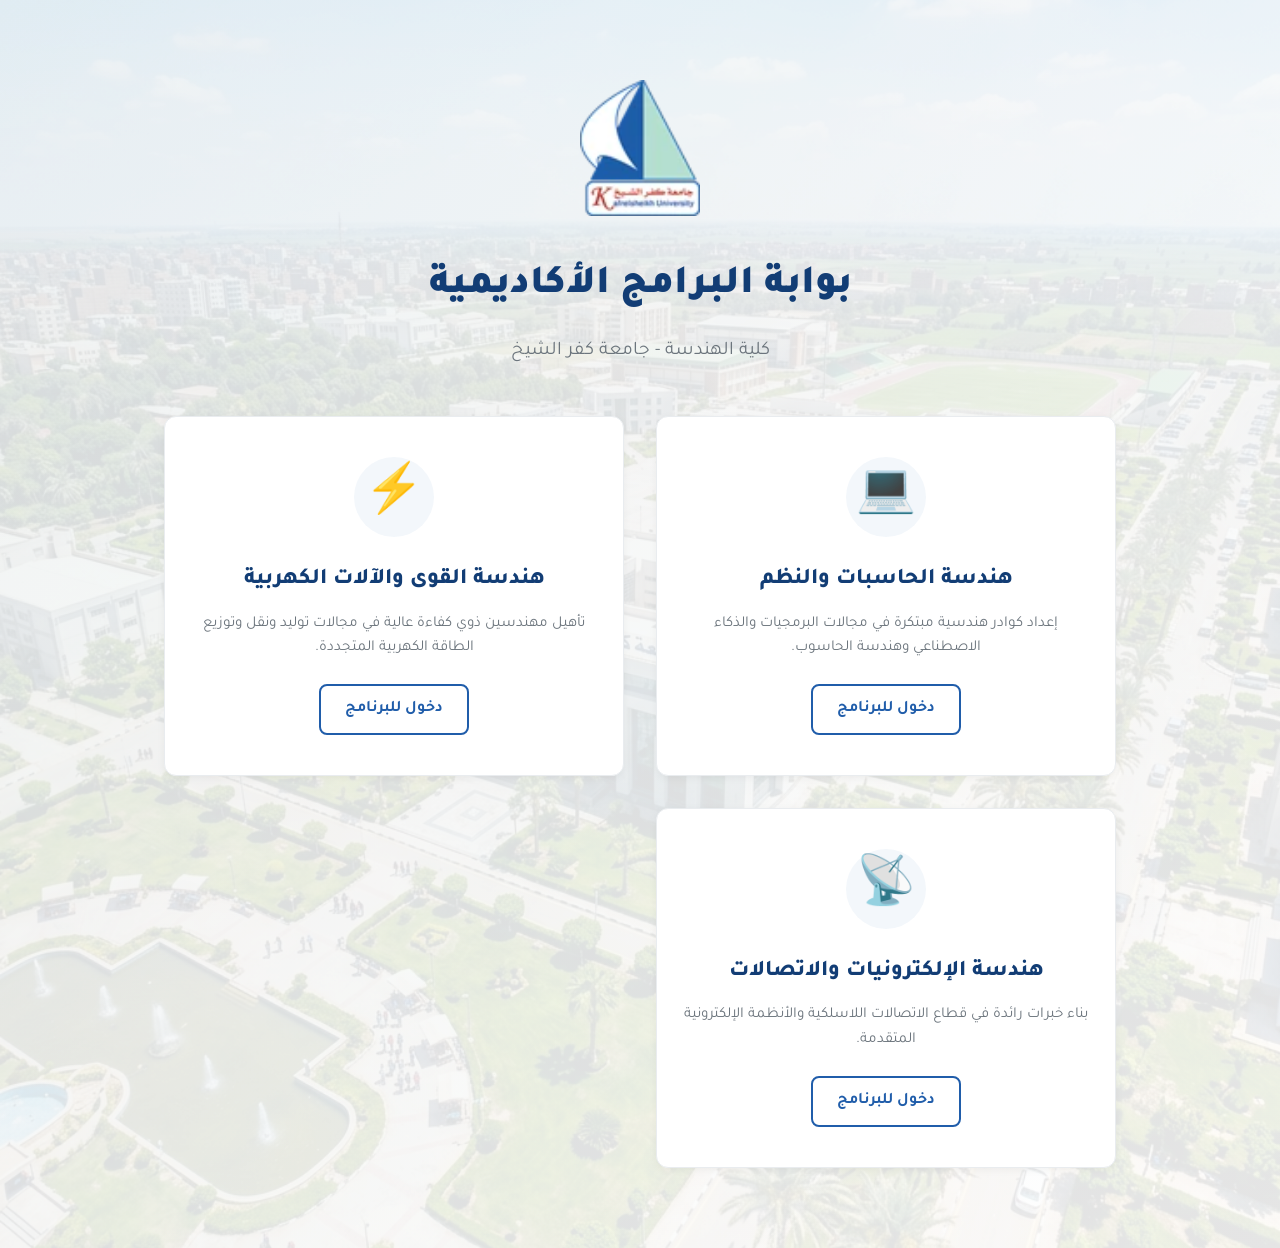
<file: index.html>
<!DOCTYPE html>
<html lang="ar" dir="rtl">
<head>
  <meta charset="UTF-8">
  <meta name="viewport" content="width=device-width, initial-scale=1.0">
  <title>بوابة البرامج الأكاديمية | كلية الهندسة جامعة كفر الشيخ</title>
  <meta name="description" content="البوابة الرسمية لبرامج كلية الهندسة بجامعة كفر الشيخ.">
  <link rel="stylesheet" href="style.css">
  <style>
    .portal-hero {
      min-height: 100vh;
      display: flex;
      align-items: center;
      justify-content: center;
      background: linear-gradient(135deg, #eef2f3 0%, #ffffff 100%);
      position: relative;
    }
    .portal-hero::before {
      content: "";
      position: absolute;
      top: 0; right: 0; width: 100%; height: 100%;
      background: url('assets/images/campus-hero.png') no-repeat center center/cover;
      opacity: 0.1;
      z-index: 0;
    }
    .portal-content {
      position: relative;
      z-index: 1;
      text-align: center;
      width: 100%;
    }
    .portal-logo {
      width: 120px;
      margin-bottom: 24px;
    }
    .portal-title {
      font-size: 2.5rem;
      font-weight: 900;
      color: var(--primary-dark);
      margin-bottom: 16px;
    }
    .portal-subtitle {
      font-size: 1.2rem;
      color: var(--text-muted);
      margin-bottom: 48px;
    }
    .portal-grid {
      display: grid;
      grid-template-columns: repeat(auto-fit, minmax(300px, 1fr));
      gap: 32px;
      max-width: 1000px;
      margin: 0 auto;
      padding: 0 24px;
    }
    .portal-card {
      background: var(--bg-card);
      border: 1px solid var(--border);
      border-radius: var(--radius);
      padding: 40px 24px;
      text-align: center;
      text-decoration: none;
      color: inherit;
      transition: var(--transition);
      box-shadow: var(--shadow-sm);
      display: flex;
      flex-direction: column;
      align-items: center;
    }
    .portal-card:hover {
      transform: translateY(-8px);
      box-shadow: var(--shadow-lg);
      border-color: var(--primary);
    }
    .portal-icon {
      font-size: 3rem;
      margin-bottom: 24px;
      width: 80px; height: 80px;
      background: rgba(32, 93, 170, 0.05);
      border-radius: 50%;
      display: flex; align-items: center; justify-content: center;
    }
    .portal-card h2 {
      font-size: 1.4rem;
      font-weight: 800;
      color: var(--primary-dark);
      margin-bottom: 12px;
    }
    .portal-card p {
      font-size: 0.95rem;
      color: var(--text-muted);
      line-height: 1.6;
    }
    .portal-card .btn-outline {
      margin-top: 24px;
      min-width: 140px;
      padding: 10px 24px;
      font-size: 1rem;
    }
  </style>
</head>
<body>

<section class="portal-hero">
  <div class="portal-content">
    <img src="assets/logo.png" alt="شعار جامعة كفر الشيخ" class="portal-logo animate-in">
    <h1 class="portal-title animate-in" style="animation-delay: 0.1s;">بوابة البرامج الأكاديمية</h1>
    <p class="portal-subtitle animate-in" style="animation-delay: 0.2s;">كلية الهندسة - جامعة كفر الشيخ</p>
    
    <div class="portal-grid">
      
      <!-- Computer Engineering -->
      <a href="computer.html" class="portal-card animate-in" style="animation-delay: 0.3s;">
        <div class="portal-icon">💻</div>
        <h2>هندسة الحاسبات والنظم</h2>
        <p>إعداد كوادر هندسية مبتكرة في مجالات البرمجيات والذكاء الاصطناعي وهندسة الحاسوب.</p>
        <span class="btn-outline">دخول للبرنامج</span>
      </a>

      <!-- Power Engineering -->
      <a href="power.html" class="portal-card animate-in" style="animation-delay: 0.4s;">
        <div class="portal-icon">⚡</div>
        <h2>هندسة القوى والآلات الكهربية</h2>
        <p>تأهيل مهندسين ذوي كفاءة عالية في مجالات توليد ونقل وتوزيع الطاقة الكهربية المتجددة.</p>
        <span class="btn-outline">دخول للبرنامج</span>
      </a>

      <!-- Communications Engineering -->
      <a href="communications.html" class="portal-card animate-in" style="animation-delay: 0.5s;">
        <div class="portal-icon">📡</div>
        <h2>هندسة الإلكترونيات والاتصالات</h2>
        <p>بناء خبرات رائدة في قطاع الاتصالات اللاسلكية والأنظمة الإلكترونية المتقدمة.</p>
        <span class="btn-outline">دخول للبرنامج</span>
      </a>

    </div>
  </div>
</section>

</body>
</html>
</file>
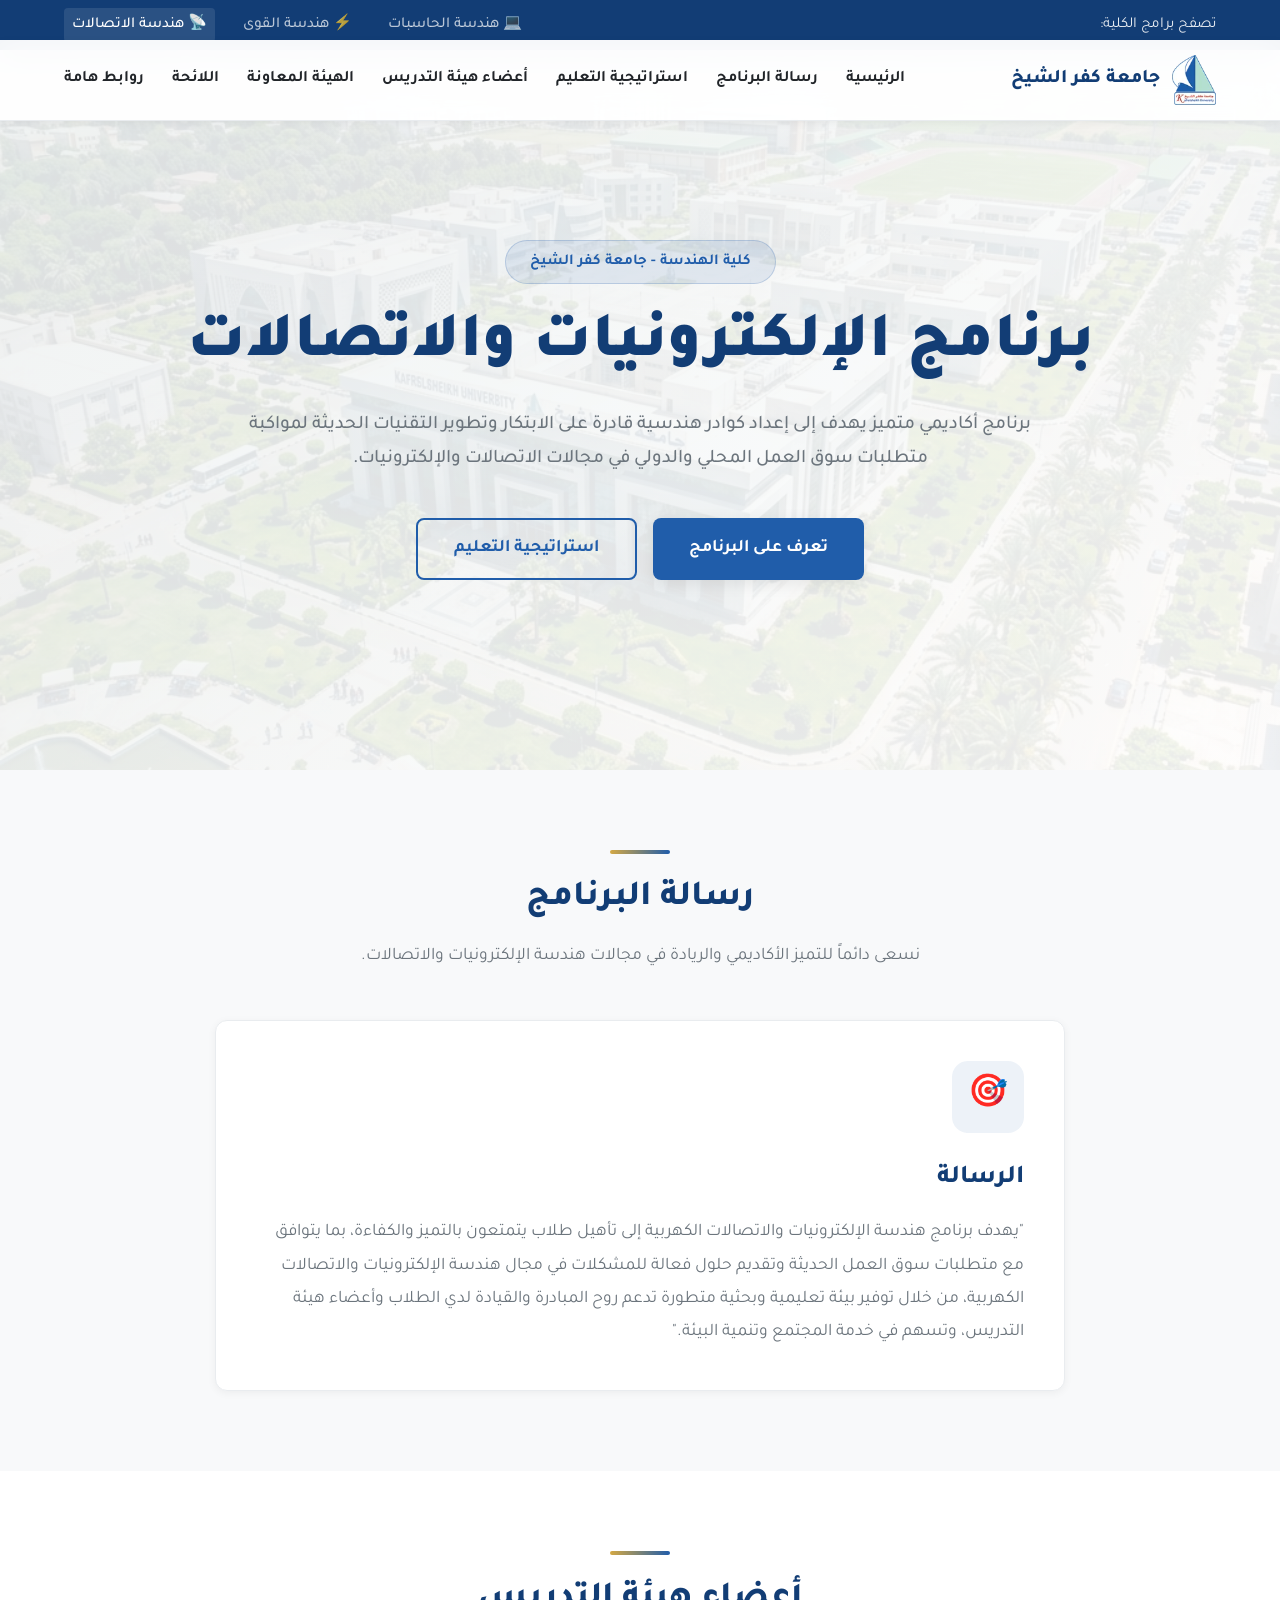
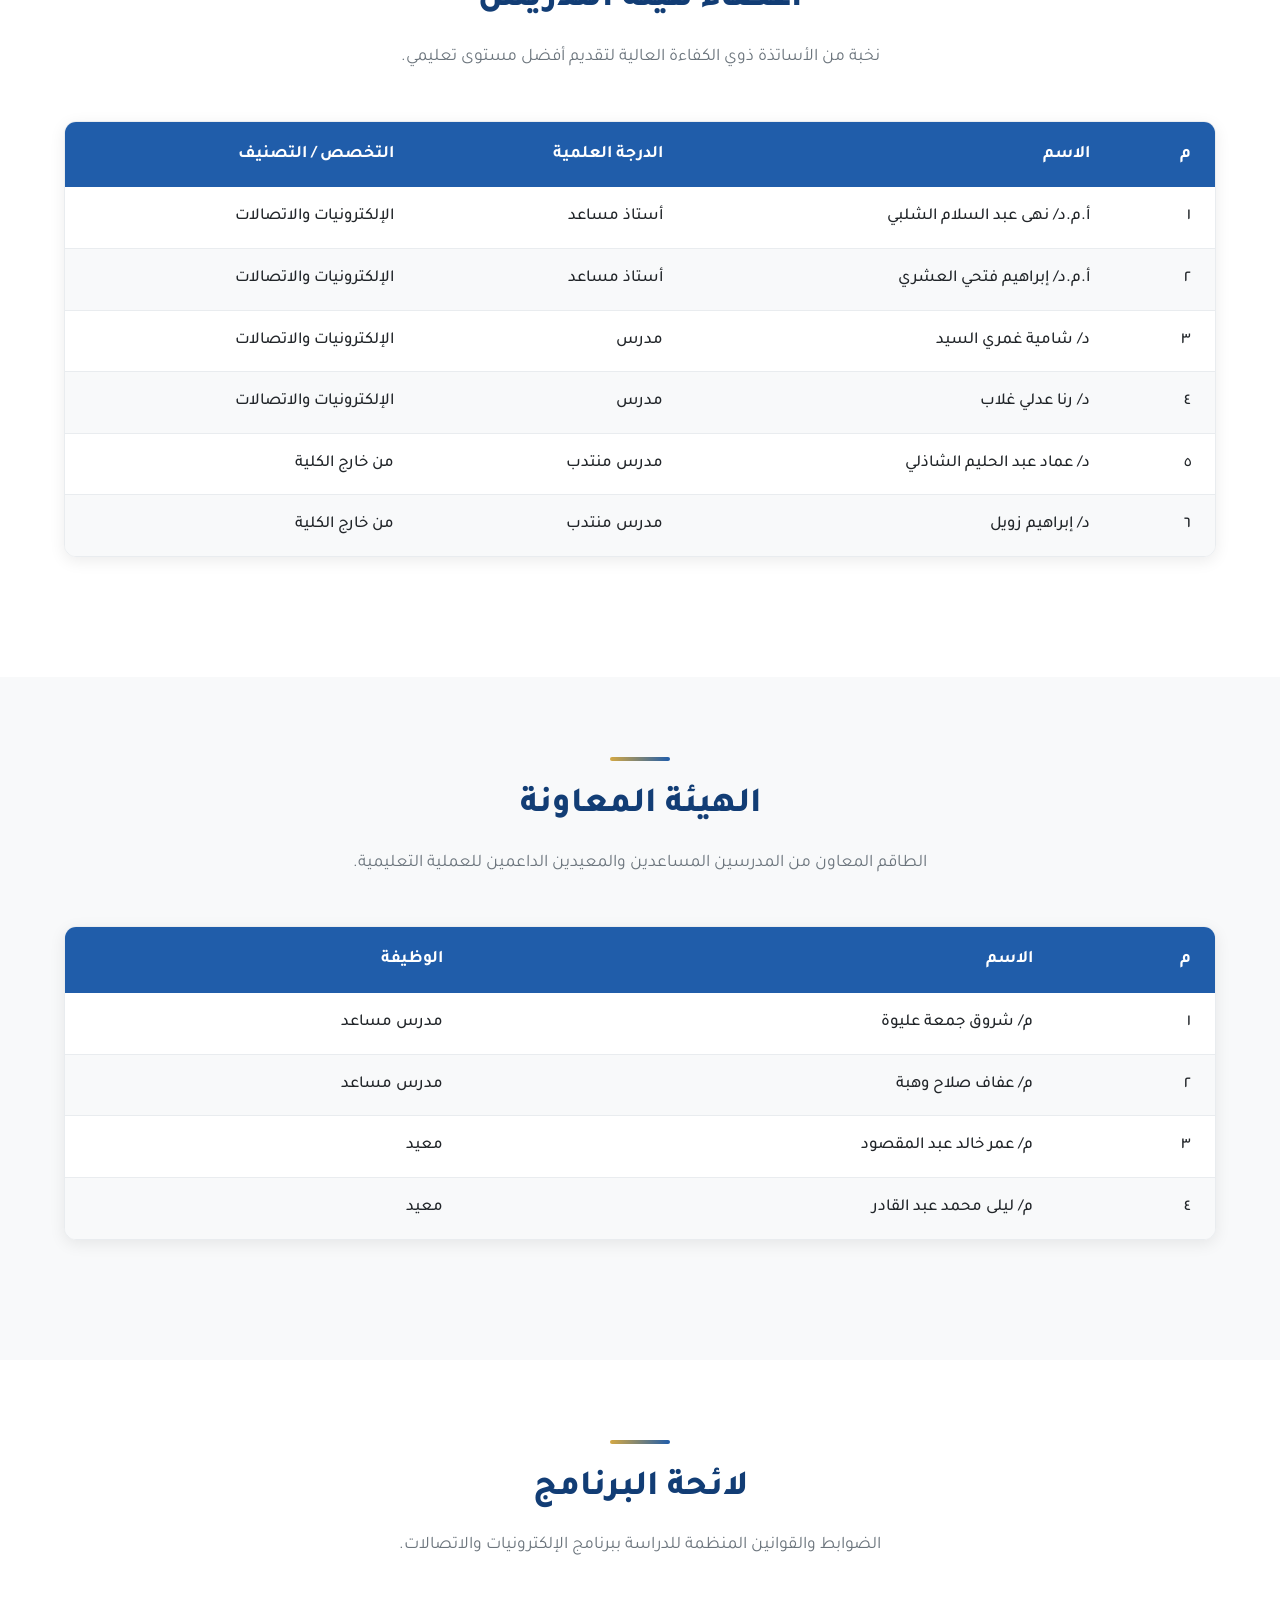
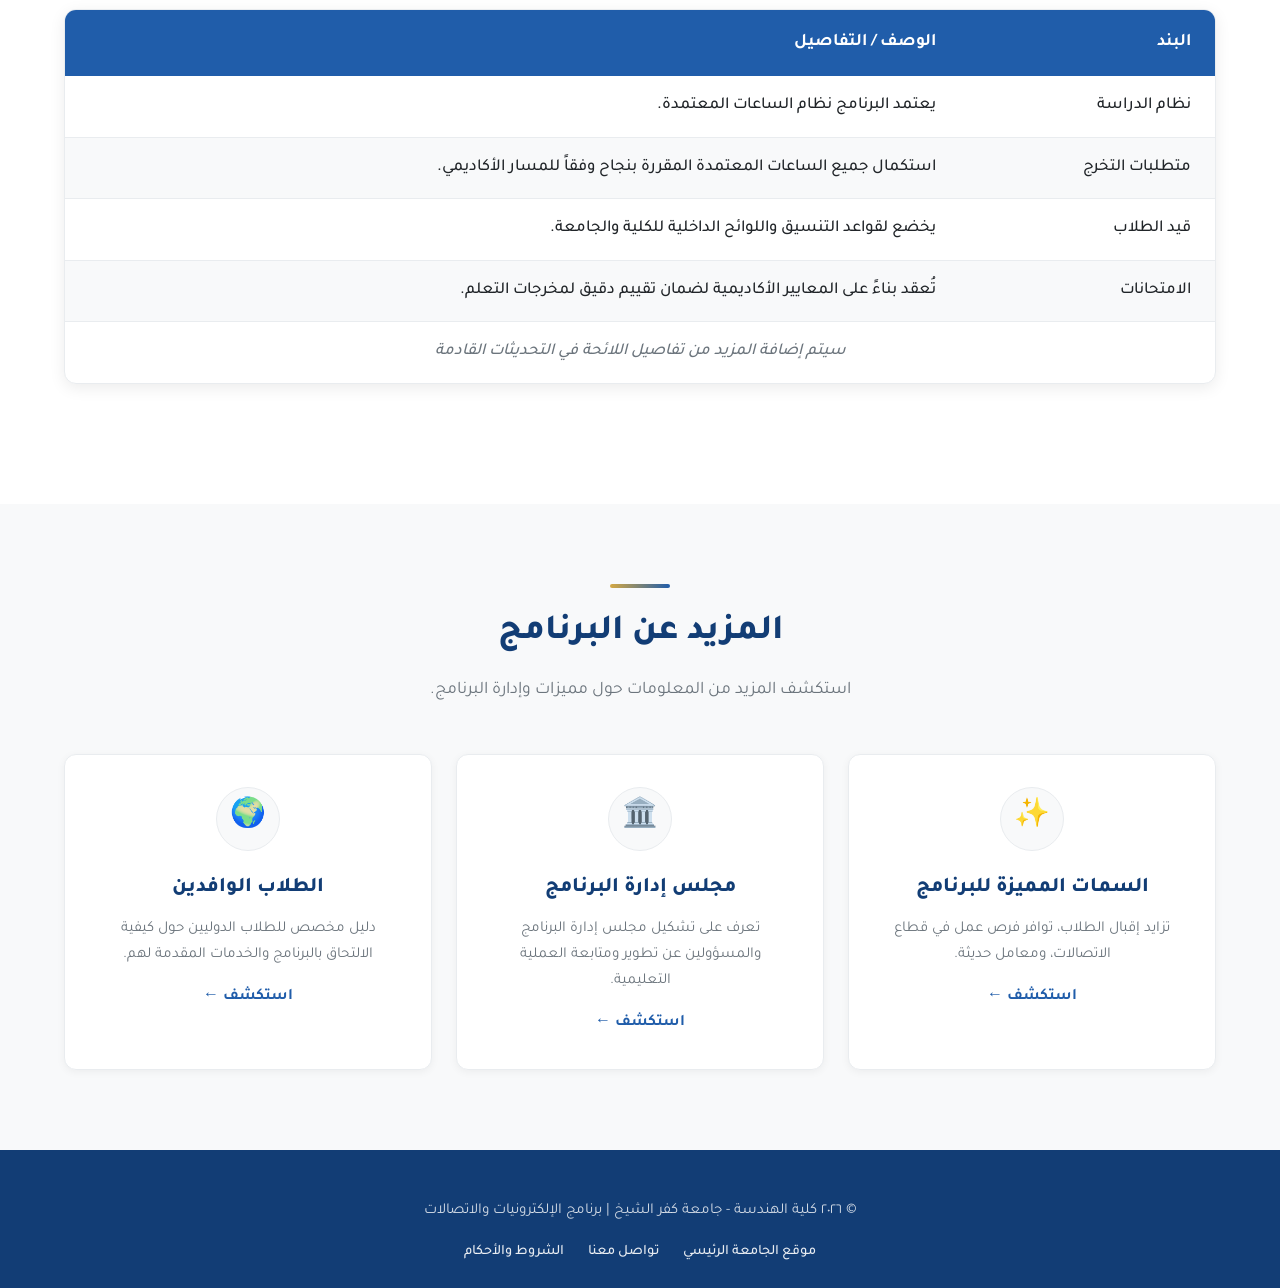
<file: communications.html>
<!DOCTYPE html>
<html lang="ar" dir="rtl">
<head>
  <meta charset="UTF-8">
  <meta name="viewport" content="width=device-width, initial-scale=1.0">
  <title>برنامج الإلكترونيات والاتصالات | جامعة كفر الشيخ</title>
  <meta name="description" content="الصفحة الرسمية لبرنامج هندسة الإلكترونيات والاتصالات بكلية الهندسة - جامعة كفر الشيخ.">
  <link rel="stylesheet" href="style.css">
</head>
<body>

<!-- ========== PROGRAM SWITCHER BAR ========== -->
<div class="program-switcher">
  <div class="container">
    <span>تصفح برامج الكلية:</span>
    <div class="switcher-links">
      <a href="computer.html">💻 هندسة الحاسبات</a>
      <a href="power.html">⚡ هندسة القوى</a>
      <a href="communications.html" class="active">📡 هندسة الاتصالات</a>
    </div>
  </div>
</div>

<!-- ========== NAVBAR ========== -->
<nav class="navbar" id="navbar">
  <div class="container">
    <a href="index.html" class="nav-logo">
      <img src="assets/logo.png" alt="شعار جامعة كفر الشيخ">
      <span>جامعة كفر الشيخ</span>
    </a>
    <ul class="nav-links" id="navLinks">
      <li><a href="#hero">الرئيسية</a></li>
      <li><a href="#vision-mission">رسالة البرنامج</a></li>
      <li><a href="strategy-communications.html">استراتيجية التعليم</a></li>
      <li><a href="#faculty">أعضاء هيئة التدريس</a></li>
      <li><a href="#assistants">الهيئة المعاونة</a></li>
      <li><a href="#regulations">اللائحة</a></li>
      <li><a href="#more">روابط هامة</a></li>
    </ul>
    <button class="nav-toggle" id="navToggle" aria-label="القائمة">☰</button>
  </div>
</nav>

<!-- ========== HERO ========== -->
<section class="hero" id="hero">
  <div class="container">
    <div class="hero-badge">
      كلية الهندسة - جامعة كفر الشيخ
    </div>
    <h1>برنامج الإلكترونيات والاتصالات</h1>
    <p>برنامج أكاديمي متميز يهدف إلى إعداد كوادر هندسية قادرة على الابتكار وتطوير التقنيات الحديثة لمواكبة متطلبات سوق العمل المحلي والدولي في مجالات الاتصالات والإلكترونيات.</p>
    <div class="hero-buttons">
      <a href="#vision-mission" class="btn-primary">
        تعرف على البرنامج
      </a>
      <a href="strategy-communications.html" class="btn-outline">
        استراتيجية التعليم
      </a>
    </div>
  </div>
</section>

<!-- ========== MISSION ========== -->
<section id="vision-mission">
  <div class="container">
    <div class="accent-line"></div>
    <h2 class="section-title">رسالة البرنامج</h2>
    <p class="section-subtitle">نسعى دائماً للتميز الأكاديمي والريادة في مجالات هندسة الإلكترونيات والاتصالات.</p>
    
    <div class="vision-mission-grid" style="grid-template-columns: 1fr; max-width: 850px; margin: 0 auto;">
      <div class="vm-card">
        <div class="vm-icon">🎯</div>
        <h3>الرسالة</h3>
        <p>"يهدف برنامج هندسة الإلكترونيات والاتصالات الكهربية إلى تأهيل طلاب يتمتعون بالتميز والكفاءة، بما يتوافق مع متطلبات سوق العمل الحديثة وتقديم حلول فعالة للمشكلات في مجال هندسة الإلكترونيات والاتصالات الكهربية، من خلال توفير بيئة تعليمية وبحثية متطورة تدعم روح المبادرة والقيادة لدي الطلاب وأعضاء هيئة التدريس، وتسهم في خدمة المجتمع وتنمية البيئة."</p>
      </div>
    </div>
  </div>
</section>

<!-- ========== FACULTY ========== -->
<section id="faculty" style="background-color: var(--bg-card);">
  <div class="container">
    <div class="accent-line"></div>
    <h2 class="section-title">أعضاء هيئة التدريس</h2>
    <p class="section-subtitle">نخبة من الأساتذة ذوي الكفاءة العالية لتقديم أفضل مستوى تعليمي.</p>
    
    <div class="table-container animate-in">
      <table class="styled-table">
        <thead>
          <tr>
            <th>م</th>
            <th>الاسم</th>
            <th>الدرجة العلمية</th>
            <th>التخصص / التصنيف</th>
          </tr>
        </thead>
        <tbody>
          <tr>
            <td>١</td>
            <td>أ.م.د/ نهى عبد السلام الشلبي</td>
            <td>أستاذ مساعد</td>
            <td>الإلكترونيات والاتصالات</td>
          </tr>
          <tr>
            <td>٢</td>
            <td>أ.م.د/ إبراهيم فتحي العشري</td>
            <td>أستاذ مساعد</td>
            <td>الإلكترونيات والاتصالات</td>
          </tr>
          <tr>
            <td>٣</td>
            <td>د/ شامية غمري السيد</td>
            <td>مدرس</td>
            <td>الإلكترونيات والاتصالات</td>
          </tr>
          <tr>
            <td>٤</td>
            <td>د/ رنا عدلي غلاب</td>
            <td>مدرس</td>
            <td>الإلكترونيات والاتصالات</td>
          </tr>
          <tr>
            <td>٥</td>
            <td>د/ عماد عبد الحليم الشاذلي</td>
            <td>مدرس منتدب</td>
            <td>من خارج الكلية</td>
          </tr>
          <tr>
            <td>٦</td>
            <td>د/ إبراهيم زويل</td>
            <td>مدرس منتدب</td>
            <td>من خارج الكلية</td>
          </tr>
        </tbody>
      </table>
    </div>
  </div>
</section>

<!-- ========== TEACHING ASSISTANTS ========== -->
<section id="assistants">
  <div class="container">
    <div class="accent-line"></div>
    <h2 class="section-title">الهيئة المعاونة</h2>
    <p class="section-subtitle">الطاقم المعاون من المدرسين المساعدين والمعيدين الداعمين للعملية التعليمية.</p>
    
    <div class="table-container animate-in">
      <table class="styled-table">
        <thead>
          <tr>
            <th>م</th>
            <th>الاسم</th>
            <th>الوظيفة</th>
          </tr>
        </thead>
        <tbody>
          <tr>
            <td>١</td>
            <td>م/ شروق جمعة عليوة</td>
            <td>مدرس مساعد</td>
          </tr>
          <tr>
            <td>٢</td>
            <td>م/ عفاف صلاح وهبة</td>
            <td>مدرس مساعد</td>
          </tr>
          <tr>
            <td>٣</td>
            <td>م/ عمر خالد عبد المقصود</td>
            <td>معيد</td>
          </tr>
          <tr>
            <td>٤</td>
            <td>م/ ليلى محمد عبد القادر</td>
            <td>معيد</td>
          </tr>
        </tbody>
      </table>
    </div>
  </div>
</section>

<!-- ========== REGULATIONS ========== -->
<section id="regulations" style="background-color: var(--bg-card);">
  <div class="container">
    <div class="accent-line"></div>
    <h2 class="section-title">لائحة البرنامج</h2>
    <p class="section-subtitle">الضوابط والقوانين المنظمة للدراسة ببرنامج الإلكترونيات والاتصالات.</p>
    
    <div class="table-container animate-in">
      <table class="styled-table">
        <thead>
          <tr>
            <th>البند</th>
            <th>الوصف / التفاصيل</th>
          </tr>
        </thead>
        <tbody>
          <tr>
            <td>نظام الدراسة</td>
            <td>يعتمد البرنامج نظام الساعات المعتمدة.</td>
          </tr>
          <tr>
            <td>متطلبات التخرج</td>
            <td>استكمال جميع الساعات المعتمدة المقررة بنجاح وفقاً للمسار الأكاديمي.</td>
          </tr>
          <tr>
            <td>قيد الطلاب</td>
            <td>يخضع لقواعد التنسيق واللوائح الداخلية للكلية والجامعة.</td>
          </tr>
          <tr>
            <td>الامتحانات</td>
            <td>تُعقد بناءً على المعايير الأكاديمية لضمان تقييم دقيق لمخرجات التعلم.</td>
          </tr>
          <tr>
            <td colspan="2" style="text-align: center; color: var(--text-muted);">
              <em>سيتم إضافة المزيد من تفاصيل اللائحة في التحديثات القادمة</em>
            </td>
          </tr>
        </tbody>
      </table>
    </div>
  </div>
</section>

<!-- ========== MORE LINKS (PLACEHOLDERS) ========== -->
<section id="more">
  <div class="container">
    <div class="accent-line"></div>
    <h2 class="section-title">المزيد عن البرنامج</h2>
    <p class="section-subtitle">استكشف المزيد من المعلومات حول مميزات وإدارة البرنامج.</p>
    
    <div class="program-sections-grid">
      <a href="#" class="p-section-card">
        <div class="p-section-icon">✨</div>
        <h3>السمات المميزة للبرنامج</h3>
        <p>تزايد إقبال الطلاب، توافر فرص عمل في قطاع الاتصالات، ومعامل حديثة.</p>
        <div class="arrow">استكشف ←</div>
      </a>
      
      <a href="#" class="p-section-card">
        <div class="p-section-icon">🏛️</div>
        <h3>مجلس إدارة البرنامج</h3>
        <p>تعرف على تشكيل مجلس إدارة البرنامج والمسؤولين عن تطوير ومتابعة العملية التعليمية.</p>
        <div class="arrow">استكشف ←</div>
      </a>
      
      <a href="#" class="p-section-card">
        <div class="p-section-icon">🌍</div>
        <h3>الطلاب الوافدين</h3>
        <p>دليل مخصص للطلاب الدوليين حول كيفية الالتحاق بالبرنامج والخدمات المقدمة لهم.</p>
        <div class="arrow">استكشف ←</div>
      </a>
    </div>
  </div>
</section>

<!-- ========== FOOTER ========== -->
<footer class="footer">
  <div class="container">
    <p>© ٢٠٢٦ كلية الهندسة - جامعة كفر الشيخ | برنامج الإلكترونيات والاتصالات</p>
    <div class="footer-links">
      <a href="https://www.kfs.edu.eg" target="_blank">موقع الجامعة الرئيسي</a>
      <a href="#">تواصل معنا</a>
      <a href="#">الشروط والأحكام</a>
    </div>
  </div>
</footer>

<script>
// Mobile nav toggle
const navToggle = document.getElementById('navToggle');
const navLinks = document.getElementById('navLinks');
navToggle.addEventListener('click', () => navLinks.classList.toggle('active'));
navLinks.querySelectorAll('a').forEach(a => a.addEventListener('click', () => navLinks.classList.remove('active')));

// Scroll animations
const observer = new IntersectionObserver((entries) => {
  entries.forEach(e => { if(e.isIntersecting) { e.target.classList.add('animate-in'); observer.unobserve(e.target); } });
}, { threshold: 0.1 });
document.querySelectorAll('.vm-card, .table-container, .p-section-card').forEach(el => observer.observe(el));

// Navbar background on scroll
window.addEventListener('scroll', () => {
  const navbar = document.getElementById('navbar');
  if (window.scrollY > 50) {
    navbar.style.boxShadow = '0 4px 16px rgba(0,0,0,0.1)';
  } else {
    navbar.style.boxShadow = '0 2px 8px rgba(0,0,0,0.05)';
  }
});
</script>
</body>
</html>
</file>
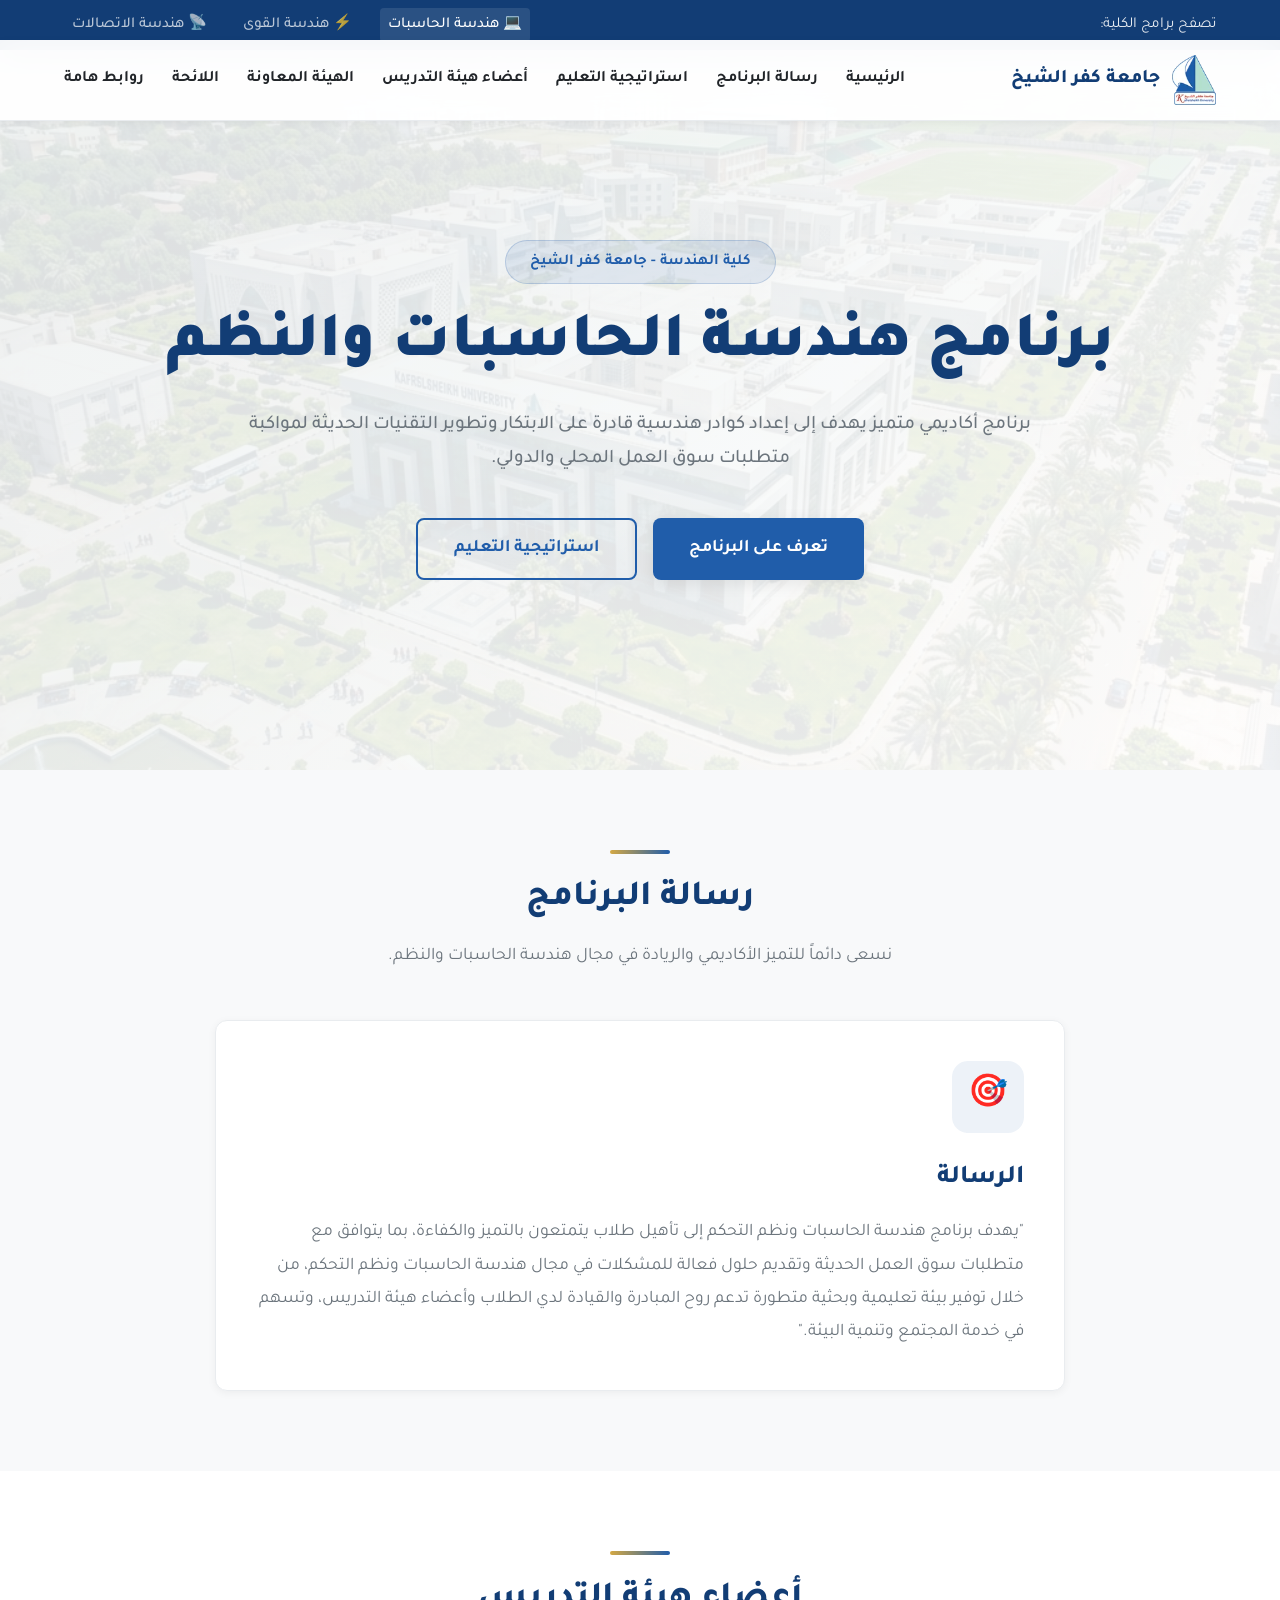
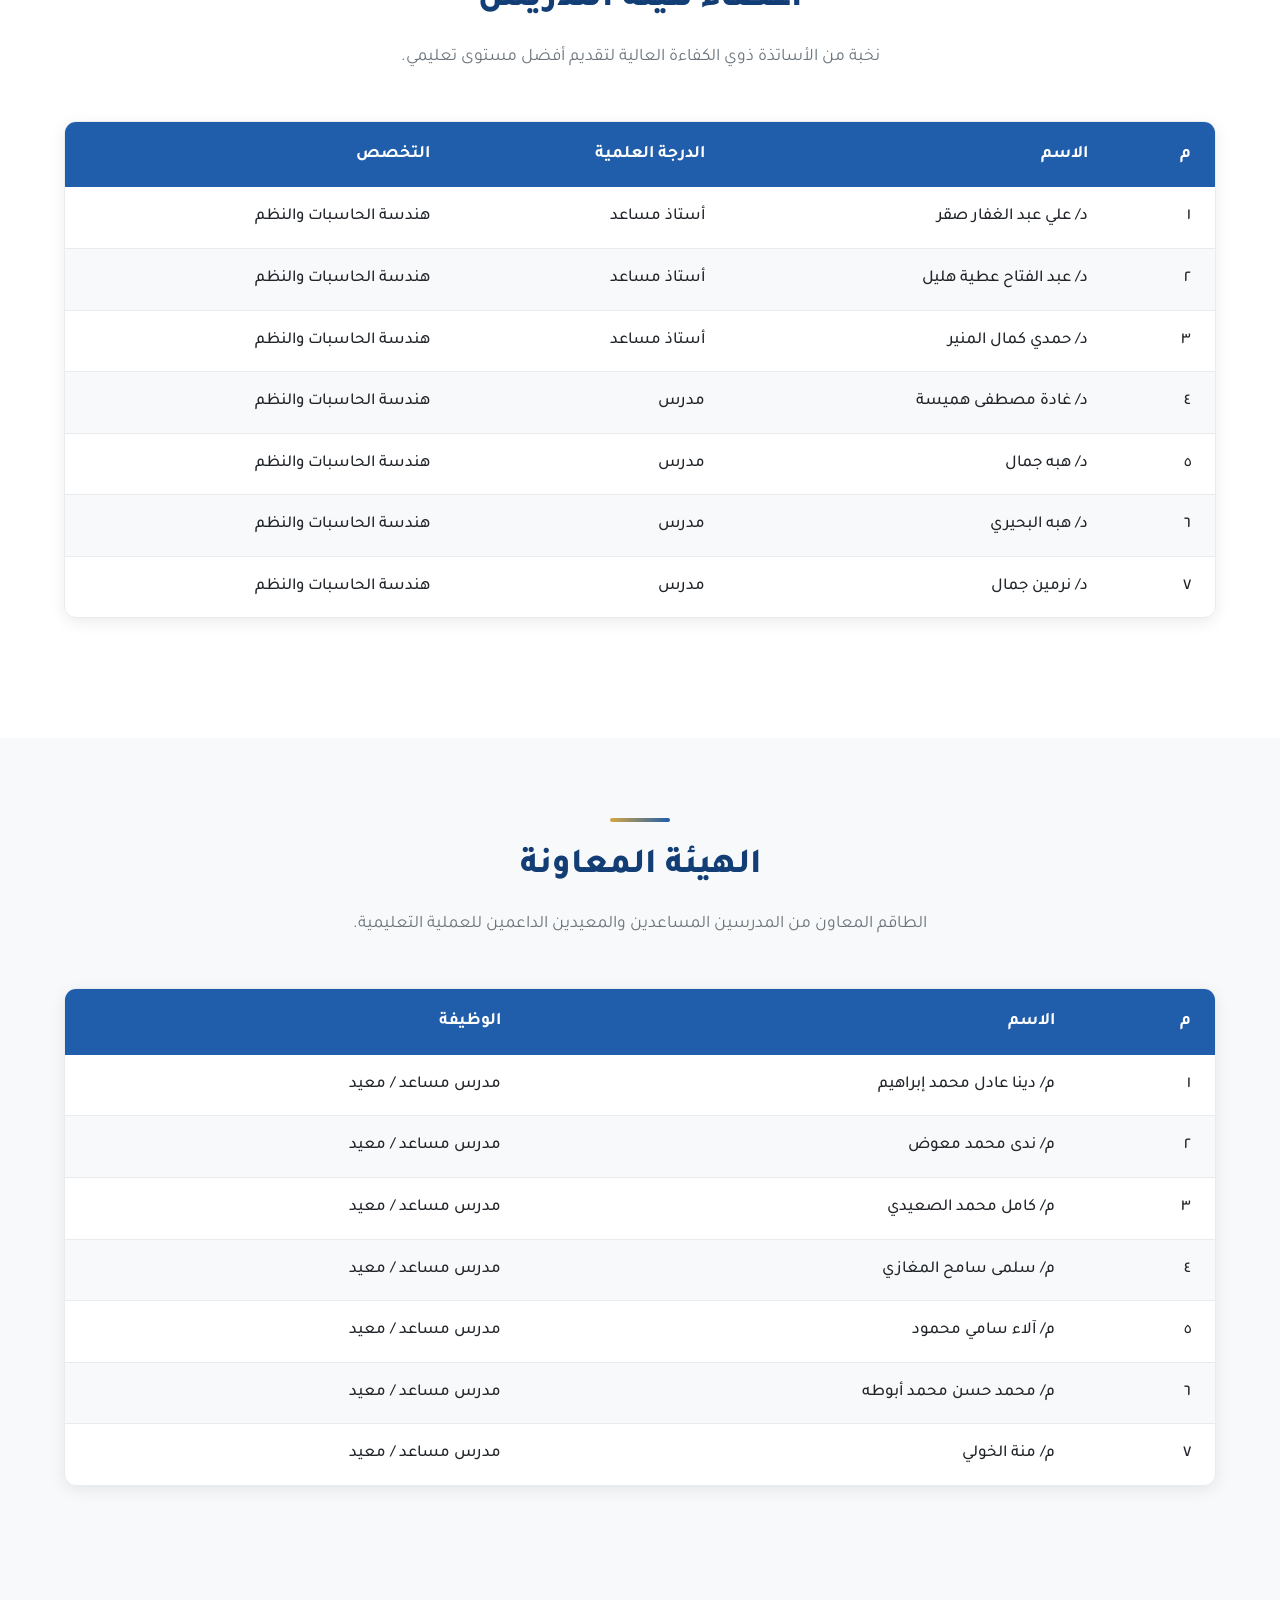
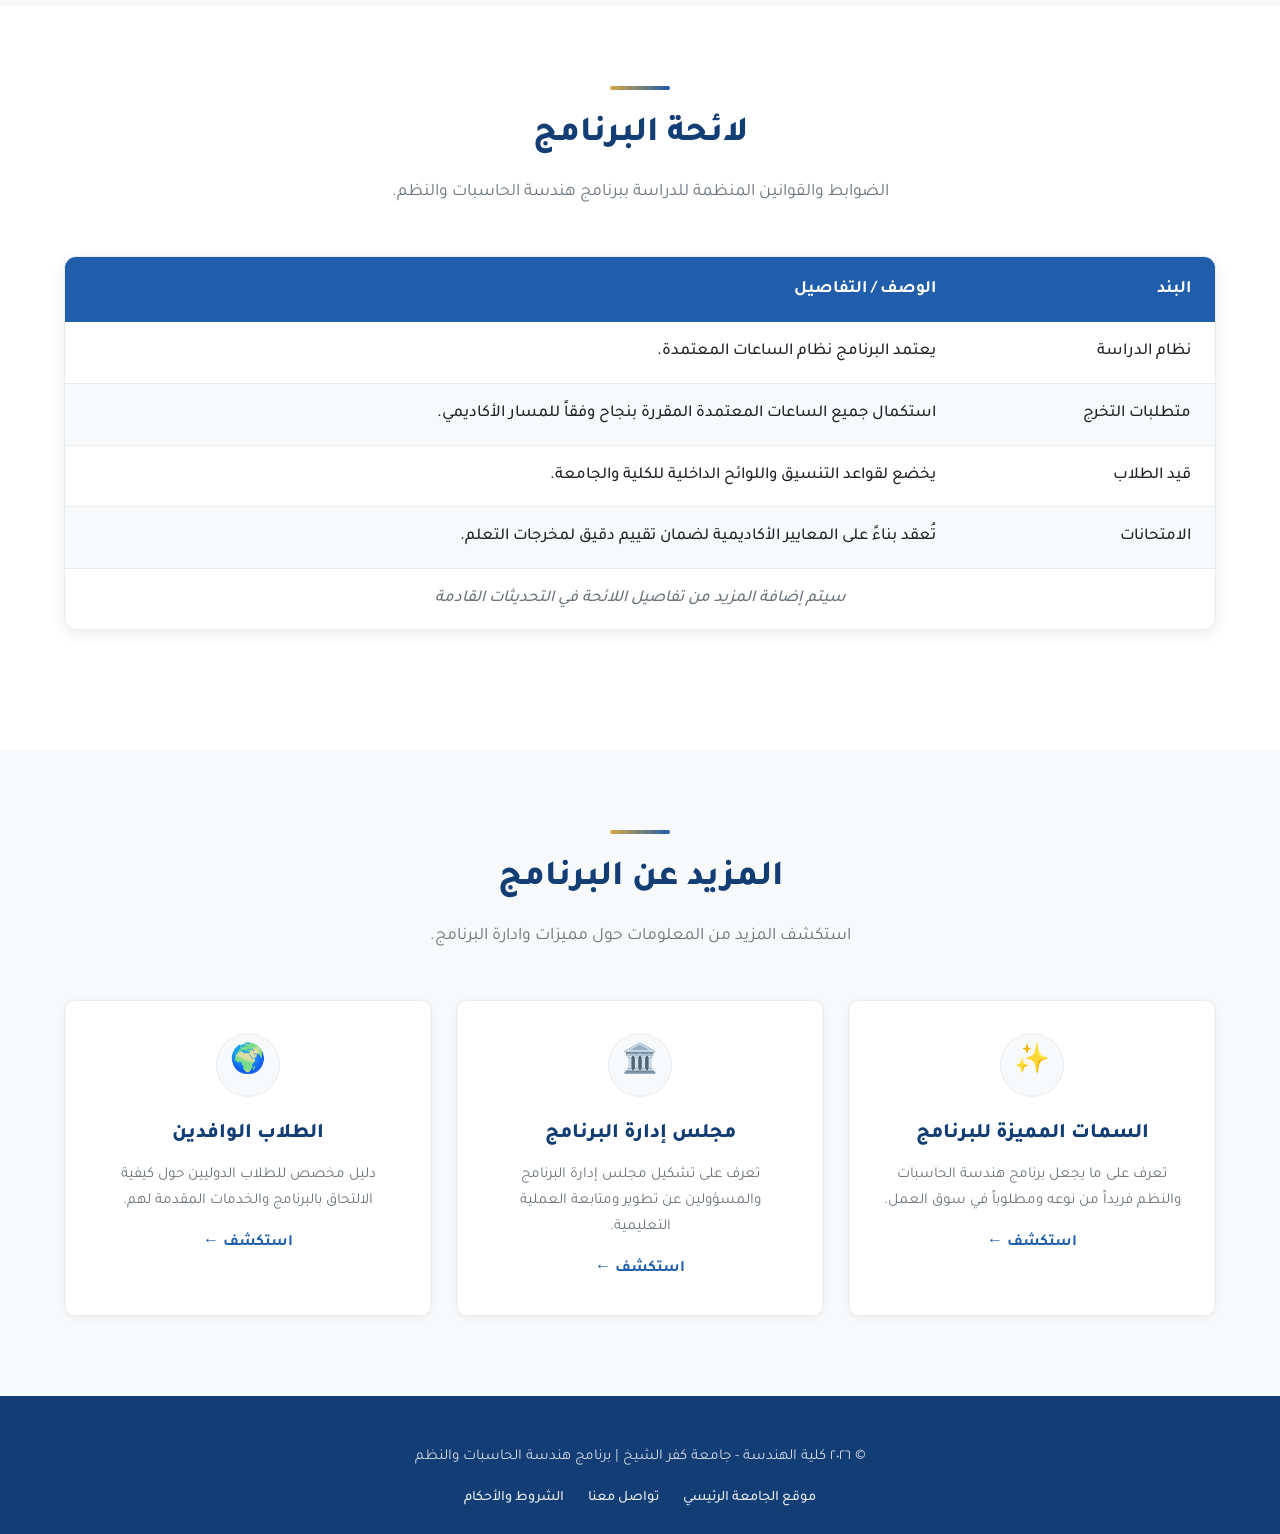
<file: computer.html>
<!DOCTYPE html>
<html lang="ar" dir="rtl">
<head>
  <meta charset="UTF-8">
  <meta name="viewport" content="width=device-width, initial-scale=1.0">
  <title>برنامج هندسة الحاسبات والنظم | جامعة كفر الشيخ</title>
  <meta name="description" content="الصفحة الرسمية لبرنامج هندسة الحاسبات والنظم بكلية الهندسة - جامعة كفر الشيخ.">
  <link rel="stylesheet" href="style.css">
</head>
<body>

<!-- ========== PROGRAM SWITCHER BAR ========== -->
<div class="program-switcher">
  <div class="container">
    <span>تصفح برامج الكلية:</span>
    <div class="switcher-links">
      <a href="computer.html" class="active">💻 هندسة الحاسبات</a>
      <a href="power.html">⚡ هندسة القوى</a>
      <a href="communications.html">📡 هندسة الاتصالات</a>
    </div>
  </div>
</div>

<!-- ========== NAVBAR ========== -->
<nav class="navbar" id="navbar">
  <div class="container">
    <a href="index.html" class="nav-logo">
      <img src="assets/logo.png" alt="شعار جامعة كفر الشيخ">
      <span>جامعة كفر الشيخ</span>
    </a>
    <ul class="nav-links" id="navLinks">
      <li><a href="#hero">الرئيسية</a></li>
      <li><a href="#vision-mission">رسالة البرنامج</a></li>
      <li><a href="strategy-computer.html">استراتيجية التعليم</a></li>
      <li><a href="#faculty">أعضاء هيئة التدريس</a></li>
      <li><a href="#assistants">الهيئة المعاونة</a></li>
      <li><a href="#regulations">اللائحة</a></li>
      <li><a href="#more">روابط هامة</a></li>
    </ul>
    <button class="nav-toggle" id="navToggle" aria-label="القائمة">☰</button>
  </div>
</nav>

<!-- ========== HERO ========== -->
<section class="hero" id="hero">
  <div class="container">
    <div class="hero-badge">
      كلية الهندسة - جامعة كفر الشيخ
    </div>
    <h1>برنامج هندسة الحاسبات والنظم</h1>
    <p>برنامج أكاديمي متميز يهدف إلى إعداد كوادر هندسية قادرة على الابتكار وتطوير التقنيات الحديثة لمواكبة متطلبات سوق العمل المحلي والدولي.</p>
    <div class="hero-buttons">
      <a href="#vision-mission" class="btn-primary">
        تعرف على البرنامج
      </a>
      <a href="strategy-computer.html" class="btn-outline">
        استراتيجية التعليم
      </a>
    </div>
  </div>
</section>

<!-- ========== MISSION ========== -->
<section id="vision-mission">
  <div class="container">
    <div class="accent-line"></div>
    <h2 class="section-title">رسالة البرنامج</h2>
    <p class="section-subtitle">نسعى دائماً للتميز الأكاديمي والريادة في مجال هندسة الحاسبات والنظم.</p>
    
    <div class="vision-mission-grid" style="grid-template-columns: 1fr; max-width: 850px; margin: 0 auto;">
      <div class="vm-card">
        <div class="vm-icon">🎯</div>
        <h3>الرسالة</h3>
        <p>"يهدف برنامج هندسة الحاسبات ونظم التحكم إلى تأهيل طلاب يتمتعون بالتميز والكفاءة، بما يتوافق مع متطلبات سوق العمل الحديثة وتقديم حلول فعالة للمشكلات في مجال هندسة الحاسبات ونظم التحكم، من خلال توفير بيئة تعليمية وبحثية متطورة تدعم روح المبادرة والقيادة لدي الطلاب وأعضاء هيئة التدريس، وتسهم في خدمة المجتمع وتنمية البيئة."</p>
      </div>
    </div>
  </div>
</section>

<!-- ========== FACULTY ========== -->
<section id="faculty" style="background-color: var(--bg-card);">
  <div class="container">
    <div class="accent-line"></div>
    <h2 class="section-title">أعضاء هيئة التدريس</h2>
    <p class="section-subtitle">نخبة من الأساتذة ذوي الكفاءة العالية لتقديم أفضل مستوى تعليمي.</p>
    
    <div class="table-container animate-in">
      <table class="styled-table">
        <thead>
          <tr>
            <th>م</th>
            <th>الاسم</th>
            <th>الدرجة العلمية</th>
            <th>التخصص</th>
          </tr>
        </thead>
        <tbody>
          <tr>
            <td>١</td>
            <td>د/ علي عبد الغفار صقر</td>
            <td>أستاذ مساعد</td>
            <td>هندسة الحاسبات والنظم</td>
          </tr>
          <tr>
            <td>٢</td>
            <td>د/ عبد الفتاح عطية هليل</td>
            <td>أستاذ مساعد</td>
            <td>هندسة الحاسبات والنظم</td>
          </tr>
          <tr>
            <td>٣</td>
            <td>د/ حمدي كمال المنير</td>
            <td>أستاذ مساعد</td>
            <td>هندسة الحاسبات والنظم</td>
          </tr>
          <tr>
            <td>٤</td>
            <td>د/ غادة مصطفى هميسة</td>
            <td>مدرس</td>
            <td>هندسة الحاسبات والنظم</td>
          </tr>
          <tr>
            <td>٥</td>
            <td>د/ هبه جمال</td>
            <td>مدرس</td>
            <td>هندسة الحاسبات والنظم</td>
          </tr>
          <tr>
            <td>٦</td>
            <td>د/ هبه البحيري</td>
            <td>مدرس</td>
            <td>هندسة الحاسبات والنظم</td>
          </tr>
          <tr>
            <td>٧</td>
            <td>د/ نرمين جمال</td>
            <td>مدرس</td>
            <td>هندسة الحاسبات والنظم</td>
          </tr>
        </tbody>
      </table>
    </div>
  </div>
</section>

<!-- ========== TEACHING ASSISTANTS ========== -->
<section id="assistants">
  <div class="container">
    <div class="accent-line"></div>
    <h2 class="section-title">الهيئة المعاونة</h2>
    <p class="section-subtitle">الطاقم المعاون من المدرسين المساعدين والمعيدين الداعمين للعملية التعليمية.</p>
    
    <div class="table-container animate-in">
      <table class="styled-table">
        <thead>
          <tr>
            <th>م</th>
            <th>الاسم</th>
            <th>الوظيفة</th>
          </tr>
        </thead>
        <tbody>
          <tr>
            <td>١</td>
            <td>م/ دينا عادل محمد إبراهيم</td>
            <td>مدرس مساعد / معيد</td>
          </tr>
          <tr>
            <td>٢</td>
            <td>م/ ندى محمد معوض</td>
            <td>مدرس مساعد / معيد</td>
          </tr>
          <tr>
            <td>٣</td>
            <td>م/ كامل محمد الصعيدي</td>
            <td>مدرس مساعد / معيد</td>
          </tr>
          <tr>
            <td>٤</td>
            <td>م/ سلمى سامح المغازي</td>
            <td>مدرس مساعد / معيد</td>
          </tr>
          <tr>
            <td>٥</td>
            <td>م/ آلاء سامي محمود</td>
            <td>مدرس مساعد / معيد</td>
          </tr>
          <tr>
            <td>٦</td>
            <td>م/ محمد حسن محمد أبوطه</td>
            <td>مدرس مساعد / معيد</td>
          </tr>
          <tr>
            <td>٧</td>
            <td>م/ منة الخولي</td>
            <td>مدرس مساعد / معيد</td>
          </tr>
        </tbody>
      </table>
    </div>
  </div>
</section>

<!-- ========== REGULATIONS ========== -->
<section id="regulations" style="background-color: var(--bg-card);">
  <div class="container">
    <div class="accent-line"></div>
    <h2 class="section-title">لائحة البرنامج</h2>
    <p class="section-subtitle">الضوابط والقوانين المنظمة للدراسة ببرنامج هندسة الحاسبات والنظم.</p>
    
    <div class="table-container animate-in">
      <table class="styled-table">
        <thead>
          <tr>
            <th>البند</th>
            <th>الوصف / التفاصيل</th>
          </tr>
        </thead>
        <tbody>
          <tr>
            <td>نظام الدراسة</td>
            <td>يعتمد البرنامج نظام الساعات المعتمدة.</td>
          </tr>
          <tr>
            <td>متطلبات التخرج</td>
            <td>استكمال جميع الساعات المعتمدة المقررة بنجاح وفقاً للمسار الأكاديمي.</td>
          </tr>
          <tr>
            <td>قيد الطلاب</td>
            <td>يخضع لقواعد التنسيق واللوائح الداخلية للكلية والجامعة.</td>
          </tr>
          <tr>
            <td>الامتحانات</td>
            <td>تُعقد بناءً على المعايير الأكاديمية لضمان تقييم دقيق لمخرجات التعلم.</td>
          </tr>
          <tr>
            <td colspan="2" style="text-align: center; color: var(--text-muted);">
              <em>سيتم إضافة المزيد من تفاصيل اللائحة في التحديثات القادمة</em>
            </td>
          </tr>
        </tbody>
      </table>
    </div>
  </div>
</section>

<!-- ========== MORE LINKS (PLACEHOLDERS) ========== -->
<section id="more">
  <div class="container">
    <div class="accent-line"></div>
    <h2 class="section-title">المزيد عن البرنامج</h2>
    <p class="section-subtitle">استكشف المزيد من المعلومات حول مميزات وادارة البرنامج.</p>
    
    <div class="program-sections-grid">
      <a href="#" class="p-section-card">
        <div class="p-section-icon">✨</div>
        <h3>السمات المميزة للبرنامج</h3>
        <p>تعرف على ما يجعل برنامج هندسة الحاسبات والنظم فريداً من نوعه ومطلوباً في سوق العمل.</p>
        <div class="arrow">استكشف ←</div>
      </a>
      
      <a href="#" class="p-section-card">
        <div class="p-section-icon">🏛️</div>
        <h3>مجلس إدارة البرنامج</h3>
        <p>تعرف على تشكيل مجلس إدارة البرنامج والمسؤولين عن تطوير ومتابعة العملية التعليمية.</p>
        <div class="arrow">استكشف ←</div>
      </a>
      
      <a href="#" class="p-section-card">
        <div class="p-section-icon">🌍</div>
        <h3>الطلاب الوافدين</h3>
        <p>دليل مخصص للطلاب الدوليين حول كيفية الالتحاق بالبرنامج والخدمات المقدمة لهم.</p>
        <div class="arrow">استكشف ←</div>
      </a>
    </div>
  </div>
</section>

<!-- ========== FOOTER ========== -->
<footer class="footer">
  <div class="container">
    <p>© ٢٠٢٦ كلية الهندسة - جامعة كفر الشيخ | برنامج هندسة الحاسبات والنظم</p>
    <div class="footer-links">
      <a href="https://www.kfs.edu.eg" target="_blank">موقع الجامعة الرئيسي</a>
      <a href="#">تواصل معنا</a>
      <a href="#">الشروط والأحكام</a>
    </div>
  </div>
</footer>

<script>
// Mobile nav toggle
const navToggle = document.getElementById('navToggle');
const navLinks = document.getElementById('navLinks');
navToggle.addEventListener('click', () => navLinks.classList.toggle('active'));
navLinks.querySelectorAll('a').forEach(a => a.addEventListener('click', () => navLinks.classList.remove('active')));

// Scroll animations
const observer = new IntersectionObserver((entries) => {
  entries.forEach(e => { if(e.isIntersecting) { e.target.classList.add('animate-in'); observer.unobserve(e.target); } });
}, { threshold: 0.1 });
document.querySelectorAll('.vm-card, .table-container, .p-section-card').forEach(el => observer.observe(el));

// Navbar background on scroll
window.addEventListener('scroll', () => {
  const navbar = document.getElementById('navbar');
  if (window.scrollY > 50) {
    navbar.style.boxShadow = '0 4px 16px rgba(0,0,0,0.1)';
  } else {
    navbar.style.boxShadow = '0 2px 8px rgba(0,0,0,0.05)';
  }
});
</script>
</body>
</html>
</file>
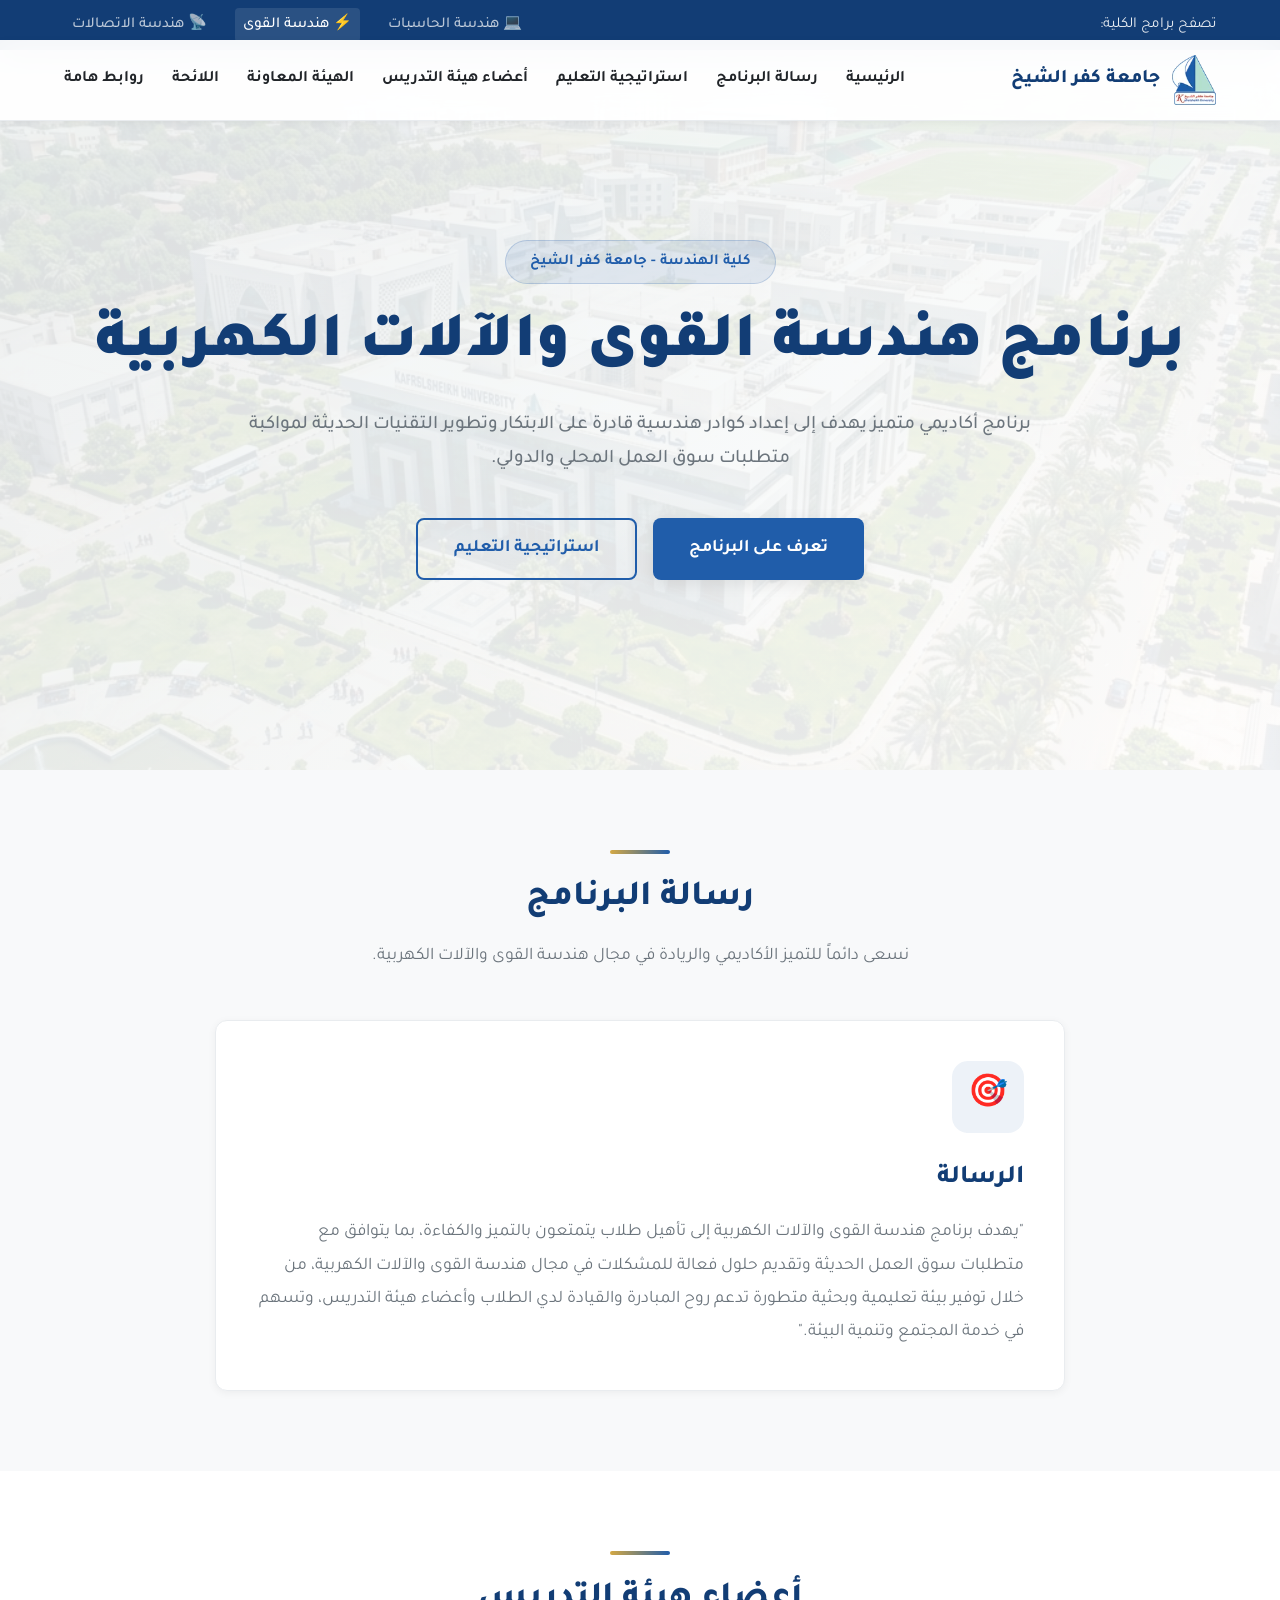
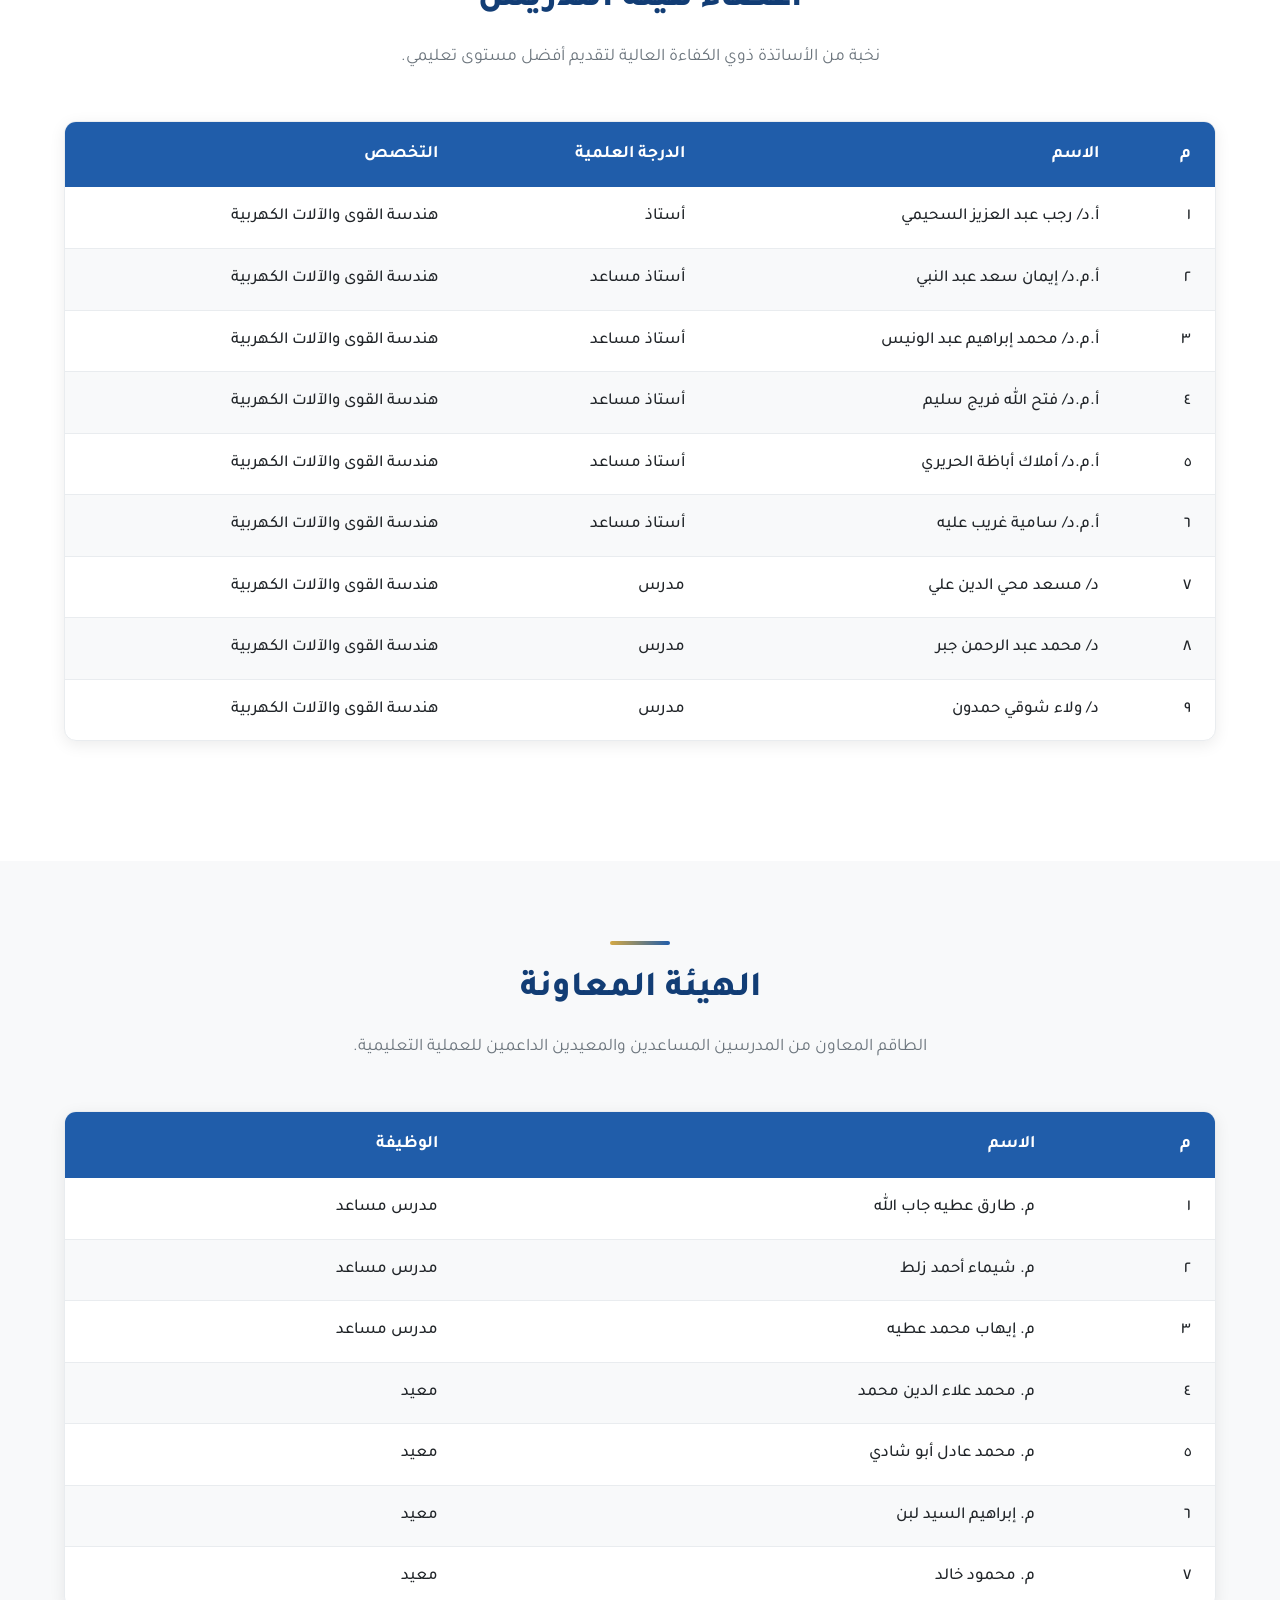
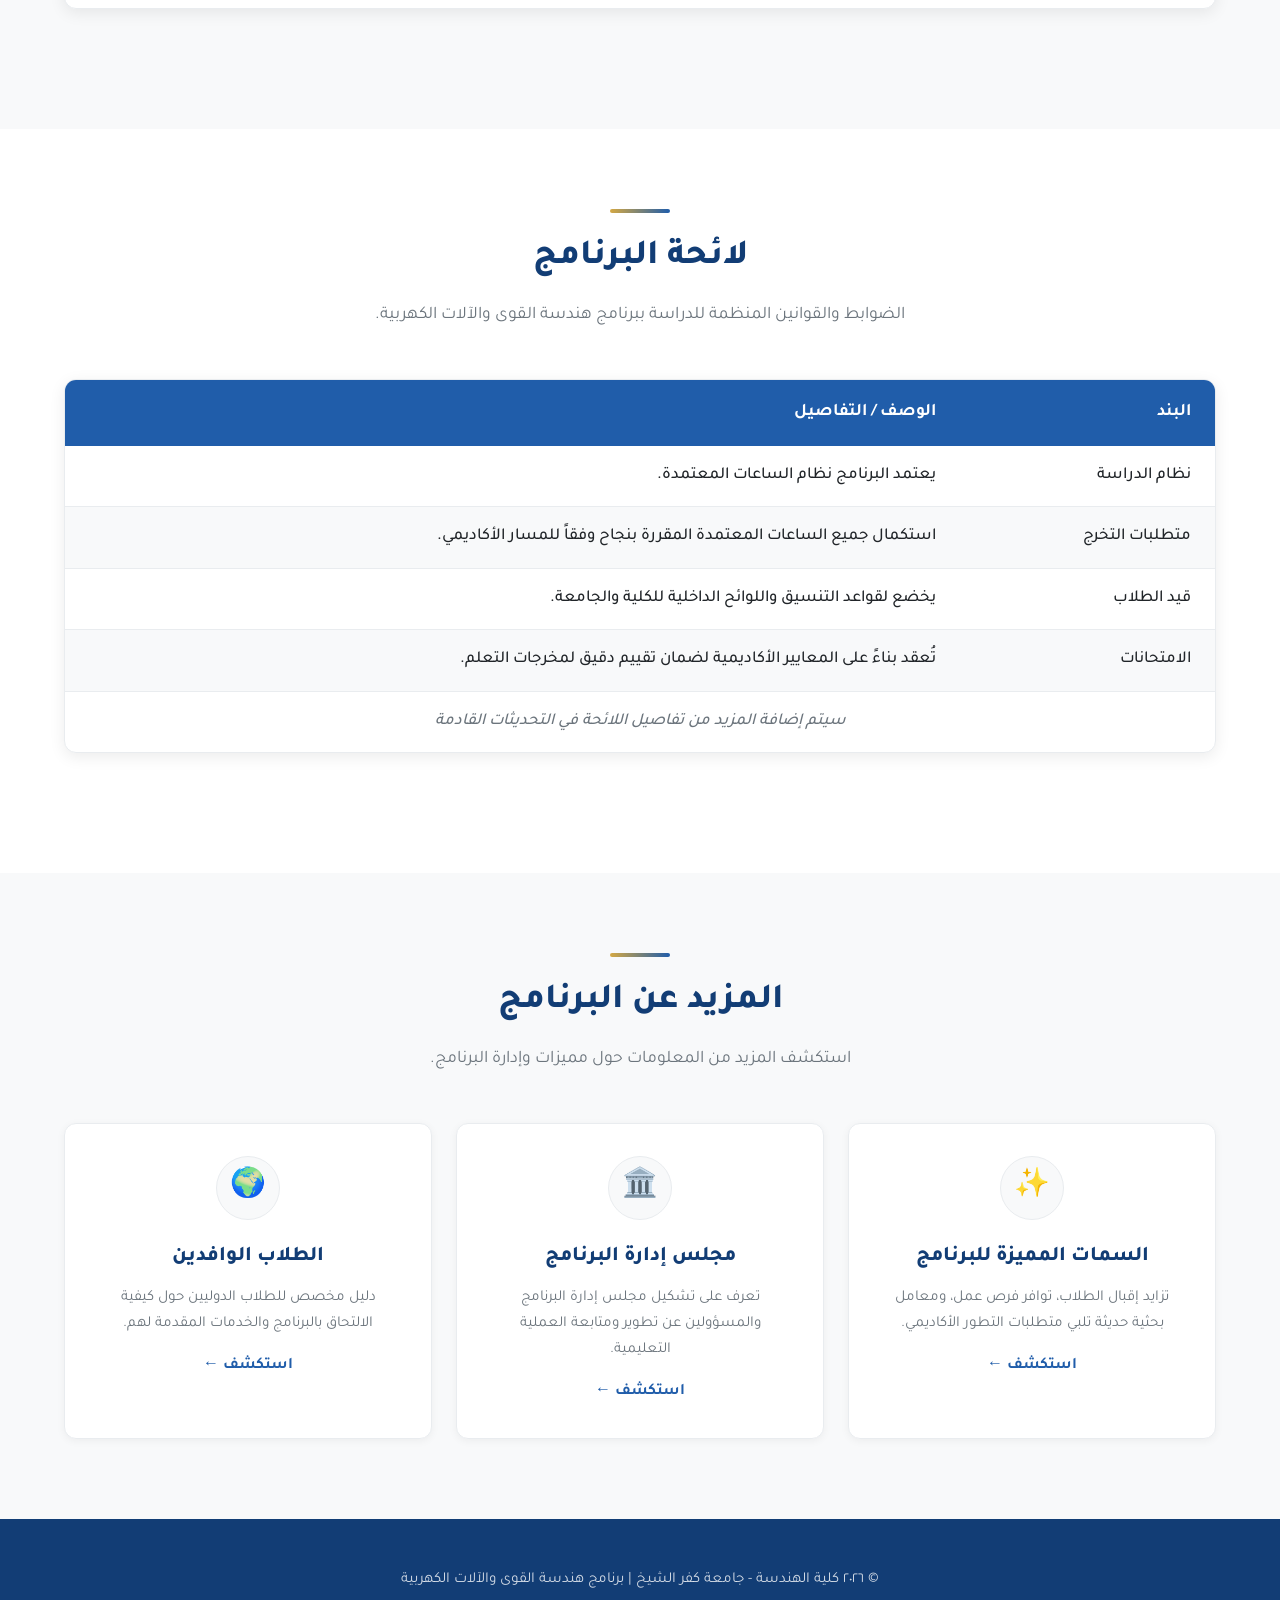
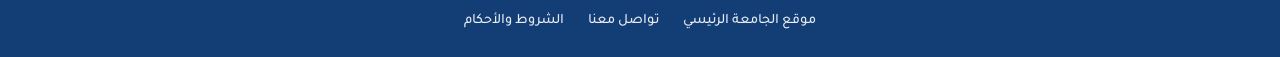
<file: power.html>
<!DOCTYPE html>
<html lang="ar" dir="rtl">
<head>
  <meta charset="UTF-8">
  <meta name="viewport" content="width=device-width, initial-scale=1.0">
  <title>برنامج هندسة القوى والآلات الكهربية | جامعة كفر الشيخ</title>
  <meta name="description" content="الصفحة الرسمية لبرنامج هندسة القوى والآلات الكهربية بكلية الهندسة - جامعة كفر الشيخ.">
  <link rel="stylesheet" href="style.css">
</head>
<body>

<!-- ========== PROGRAM SWITCHER BAR ========== -->
<div class="program-switcher">
  <div class="container">
    <span>تصفح برامج الكلية:</span>
    <div class="switcher-links">
      <a href="computer.html">💻 هندسة الحاسبات</a>
      <a href="power.html" class="active">⚡ هندسة القوى</a>
      <a href="communications.html">📡 هندسة الاتصالات</a>
    </div>
  </div>
</div>

<!-- ========== NAVBAR ========== -->
<nav class="navbar" id="navbar">
  <div class="container">
    <a href="index.html" class="nav-logo">
      <img src="assets/logo.png" alt="شعار جامعة كفر الشيخ">
      <span>جامعة كفر الشيخ</span>
    </a>
    <ul class="nav-links" id="navLinks">
      <li><a href="#hero">الرئيسية</a></li>
      <li><a href="#vision-mission">رسالة البرنامج</a></li>
      <li><a href="strategy-power.html">استراتيجية التعليم</a></li>
      <li><a href="#faculty">أعضاء هيئة التدريس</a></li>
      <li><a href="#assistants">الهيئة المعاونة</a></li>
      <li><a href="#regulations">اللائحة</a></li>
      <li><a href="#more">روابط هامة</a></li>
    </ul>
    <button class="nav-toggle" id="navToggle" aria-label="القائمة">☰</button>
  </div>
</nav>

<!-- ========== HERO ========== -->
<section class="hero" id="hero">
  <div class="container">
    <div class="hero-badge">
      كلية الهندسة - جامعة كفر الشيخ
    </div>
    <h1>برنامج هندسة القوى والآلات الكهربية</h1>
    <p>برنامج أكاديمي متميز يهدف إلى إعداد كوادر هندسية قادرة على الابتكار وتطوير التقنيات الحديثة لمواكبة متطلبات سوق العمل المحلي والدولي.</p>
    <div class="hero-buttons">
      <a href="#vision-mission" class="btn-primary">
        تعرف على البرنامج
      </a>
      <a href="strategy-power.html" class="btn-outline">
        استراتيجية التعليم
      </a>
    </div>
  </div>
</section>

<!-- ========== MISSION ========== -->
<section id="vision-mission">
  <div class="container">
    <div class="accent-line"></div>
    <h2 class="section-title">رسالة البرنامج</h2>
    <p class="section-subtitle">نسعى دائماً للتميز الأكاديمي والريادة في مجال هندسة القوى والآلات الكهربية.</p>
    
    <div class="vision-mission-grid" style="grid-template-columns: 1fr; max-width: 850px; margin: 0 auto;">
      <div class="vm-card">
        <div class="vm-icon">🎯</div>
        <h3>الرسالة</h3>
        <p>"يهدف برنامج هندسة القوى والآلات الكهربية إلى تأهيل طلاب يتمتعون بالتميز والكفاءة، بما يتوافق مع متطلبات سوق العمل الحديثة وتقديم حلول فعالة للمشكلات في مجال هندسة القوى والآلات الكهربية، من خلال توفير بيئة تعليمية وبحثية متطورة تدعم روح المبادرة والقيادة لدي الطلاب وأعضاء هيئة التدريس، وتسهم في خدمة المجتمع وتنمية البيئة."</p>
      </div>
    </div>
  </div>
</section>

<!-- ========== FACULTY ========== -->
<section id="faculty" style="background-color: var(--bg-card);">
  <div class="container">
    <div class="accent-line"></div>
    <h2 class="section-title">أعضاء هيئة التدريس</h2>
    <p class="section-subtitle">نخبة من الأساتذة ذوي الكفاءة العالية لتقديم أفضل مستوى تعليمي.</p>
    
    <div class="table-container animate-in">
      <table class="styled-table">
        <thead>
          <tr>
            <th>م</th>
            <th>الاسم</th>
            <th>الدرجة العلمية</th>
            <th>التخصص</th>
          </tr>
        </thead>
        <tbody>
          <tr>
            <td>١</td>
            <td>أ.د/ رجب عبد العزيز السحيمي</td>
            <td>أستاذ</td>
            <td>هندسة القوى والآلات الكهربية</td>
          </tr>
          <tr>
            <td>٢</td>
            <td>أ.م.د/ إيمان سعد عبد النبي</td>
            <td>أستاذ مساعد</td>
            <td>هندسة القوى والآلات الكهربية</td>
          </tr>
          <tr>
            <td>٣</td>
            <td>أ.م.د/ محمد إبراهيم عبد الونيس</td>
            <td>أستاذ مساعد</td>
            <td>هندسة القوى والآلات الكهربية</td>
          </tr>
          <tr>
            <td>٤</td>
            <td>أ.م.د/ فتح الله فريج سليم</td>
            <td>أستاذ مساعد</td>
            <td>هندسة القوى والآلات الكهربية</td>
          </tr>
          <tr>
            <td>٥</td>
            <td>أ.م.د/ أملاك أباظة الحريري</td>
            <td>أستاذ مساعد</td>
            <td>هندسة القوى والآلات الكهربية</td>
          </tr>
          <tr>
            <td>٦</td>
            <td>أ.م.د/ سامية غريب عليه</td>
            <td>أستاذ مساعد</td>
            <td>هندسة القوى والآلات الكهربية</td>
          </tr>
          <tr>
            <td>٧</td>
            <td>د/ مسعد محي الدين علي</td>
            <td>مدرس</td>
            <td>هندسة القوى والآلات الكهربية</td>
          </tr>
          <tr>
            <td>٨</td>
            <td>د/ محمد عبد الرحمن جبر</td>
            <td>مدرس</td>
            <td>هندسة القوى والآلات الكهربية</td>
          </tr>
          <tr>
            <td>٩</td>
            <td>د/ ولاء شوقي حمدون</td>
            <td>مدرس</td>
            <td>هندسة القوى والآلات الكهربية</td>
          </tr>
        </tbody>
      </table>
    </div>
  </div>
</section>

<!-- ========== TEACHING ASSISTANTS ========== -->
<section id="assistants">
  <div class="container">
    <div class="accent-line"></div>
    <h2 class="section-title">الهيئة المعاونة</h2>
    <p class="section-subtitle">الطاقم المعاون من المدرسين المساعدين والمعيدين الداعمين للعملية التعليمية.</p>
    
    <div class="table-container animate-in">
      <table class="styled-table">
        <thead>
          <tr>
            <th>م</th>
            <th>الاسم</th>
            <th>الوظيفة</th>
          </tr>
        </thead>
        <tbody>
          <tr>
            <td>١</td>
            <td>م. طارق عطيه جاب الله</td>
            <td>مدرس مساعد</td>
          </tr>
          <tr>
            <td>٢</td>
            <td>م. شيماء أحمد زلط</td>
            <td>مدرس مساعد</td>
          </tr>
          <tr>
            <td>٣</td>
            <td>م. إيهاب محمد عطيه</td>
            <td>مدرس مساعد</td>
          </tr>
          <tr>
            <td>٤</td>
            <td>م. محمد علاء الدين محمد</td>
            <td>معيد</td>
          </tr>
          <tr>
            <td>٥</td>
            <td>م. محمد عادل أبو شادي</td>
            <td>معيد</td>
          </tr>
          <tr>
            <td>٦</td>
            <td>م. إبراهيم السيد لبن</td>
            <td>معيد</td>
          </tr>
          <tr>
            <td>٧</td>
            <td>م. محمود خالد</td>
            <td>معيد</td>
          </tr>
        </tbody>
      </table>
    </div>
  </div>
</section>

<!-- ========== REGULATIONS ========== -->
<section id="regulations" style="background-color: var(--bg-card);">
  <div class="container">
    <div class="accent-line"></div>
    <h2 class="section-title">لائحة البرنامج</h2>
    <p class="section-subtitle">الضوابط والقوانين المنظمة للدراسة ببرنامج هندسة القوى والآلات الكهربية.</p>
    
    <div class="table-container animate-in">
      <table class="styled-table">
        <thead>
          <tr>
            <th>البند</th>
            <th>الوصف / التفاصيل</th>
          </tr>
        </thead>
        <tbody>
          <tr>
            <td>نظام الدراسة</td>
            <td>يعتمد البرنامج نظام الساعات المعتمدة.</td>
          </tr>
          <tr>
            <td>متطلبات التخرج</td>
            <td>استكمال جميع الساعات المعتمدة المقررة بنجاح وفقاً للمسار الأكاديمي.</td>
          </tr>
          <tr>
            <td>قيد الطلاب</td>
            <td>يخضع لقواعد التنسيق واللوائح الداخلية للكلية والجامعة.</td>
          </tr>
          <tr>
            <td>الامتحانات</td>
            <td>تُعقد بناءً على المعايير الأكاديمية لضمان تقييم دقيق لمخرجات التعلم.</td>
          </tr>
          <tr>
            <td colspan="2" style="text-align: center; color: var(--text-muted);">
              <em>سيتم إضافة المزيد من تفاصيل اللائحة في التحديثات القادمة</em>
            </td>
          </tr>
        </tbody>
      </table>
    </div>
  </div>
</section>

<!-- ========== MORE LINKS (PLACEHOLDERS) ========== -->
<section id="more">
  <div class="container">
    <div class="accent-line"></div>
    <h2 class="section-title">المزيد عن البرنامج</h2>
    <p class="section-subtitle">استكشف المزيد من المعلومات حول مميزات وإدارة البرنامج.</p>
    
    <div class="program-sections-grid">
      <a href="#" class="p-section-card">
        <div class="p-section-icon">✨</div>
        <h3>السمات المميزة للبرنامج</h3>
        <p>تزايد إقبال الطلاب، توافر فرص عمل، ومعامل بحثية حديثة تلبي متطلبات التطور الأكاديمي.</p>
        <div class="arrow">استكشف ←</div>
      </a>
      
      <a href="#" class="p-section-card">
        <div class="p-section-icon">🏛️</div>
        <h3>مجلس إدارة البرنامج</h3>
        <p>تعرف على تشكيل مجلس إدارة البرنامج والمسؤولين عن تطوير ومتابعة العملية التعليمية.</p>
        <div class="arrow">استكشف ←</div>
      </a>
      
      <a href="#" class="p-section-card">
        <div class="p-section-icon">🌍</div>
        <h3>الطلاب الوافدين</h3>
        <p>دليل مخصص للطلاب الدوليين حول كيفية الالتحاق بالبرنامج والخدمات المقدمة لهم.</p>
        <div class="arrow">استكشف ←</div>
      </a>
    </div>
  </div>
</section>

<!-- ========== FOOTER ========== -->
<footer class="footer">
  <div class="container">
    <p>© ٢٠٢٦ كلية الهندسة - جامعة كفر الشيخ | برنامج هندسة القوى والآلات الكهربية</p>
    <div class="footer-links">
      <a href="https://www.kfs.edu.eg" target="_blank">موقع الجامعة الرئيسي</a>
      <a href="#">تواصل معنا</a>
      <a href="#">الشروط والأحكام</a>
    </div>
  </div>
</footer>

<script>
// Mobile nav toggle
const navToggle = document.getElementById('navToggle');
const navLinks = document.getElementById('navLinks');
navToggle.addEventListener('click', () => navLinks.classList.toggle('active'));
navLinks.querySelectorAll('a').forEach(a => a.addEventListener('click', () => navLinks.classList.remove('active')));

// Scroll animations
const observer = new IntersectionObserver((entries) => {
  entries.forEach(e => { if(e.isIntersecting) { e.target.classList.add('animate-in'); observer.unobserve(e.target); } });
}, { threshold: 0.1 });
document.querySelectorAll('.vm-card, .table-container, .p-section-card').forEach(el => observer.observe(el));

// Navbar background on scroll
window.addEventListener('scroll', () => {
  const navbar = document.getElementById('navbar');
  if (window.scrollY > 50) {
    navbar.style.boxShadow = '0 4px 16px rgba(0,0,0,0.1)';
  } else {
    navbar.style.boxShadow = '0 2px 8px rgba(0,0,0,0.05)';
  }
});
</script>
</body>
</html>
</file>
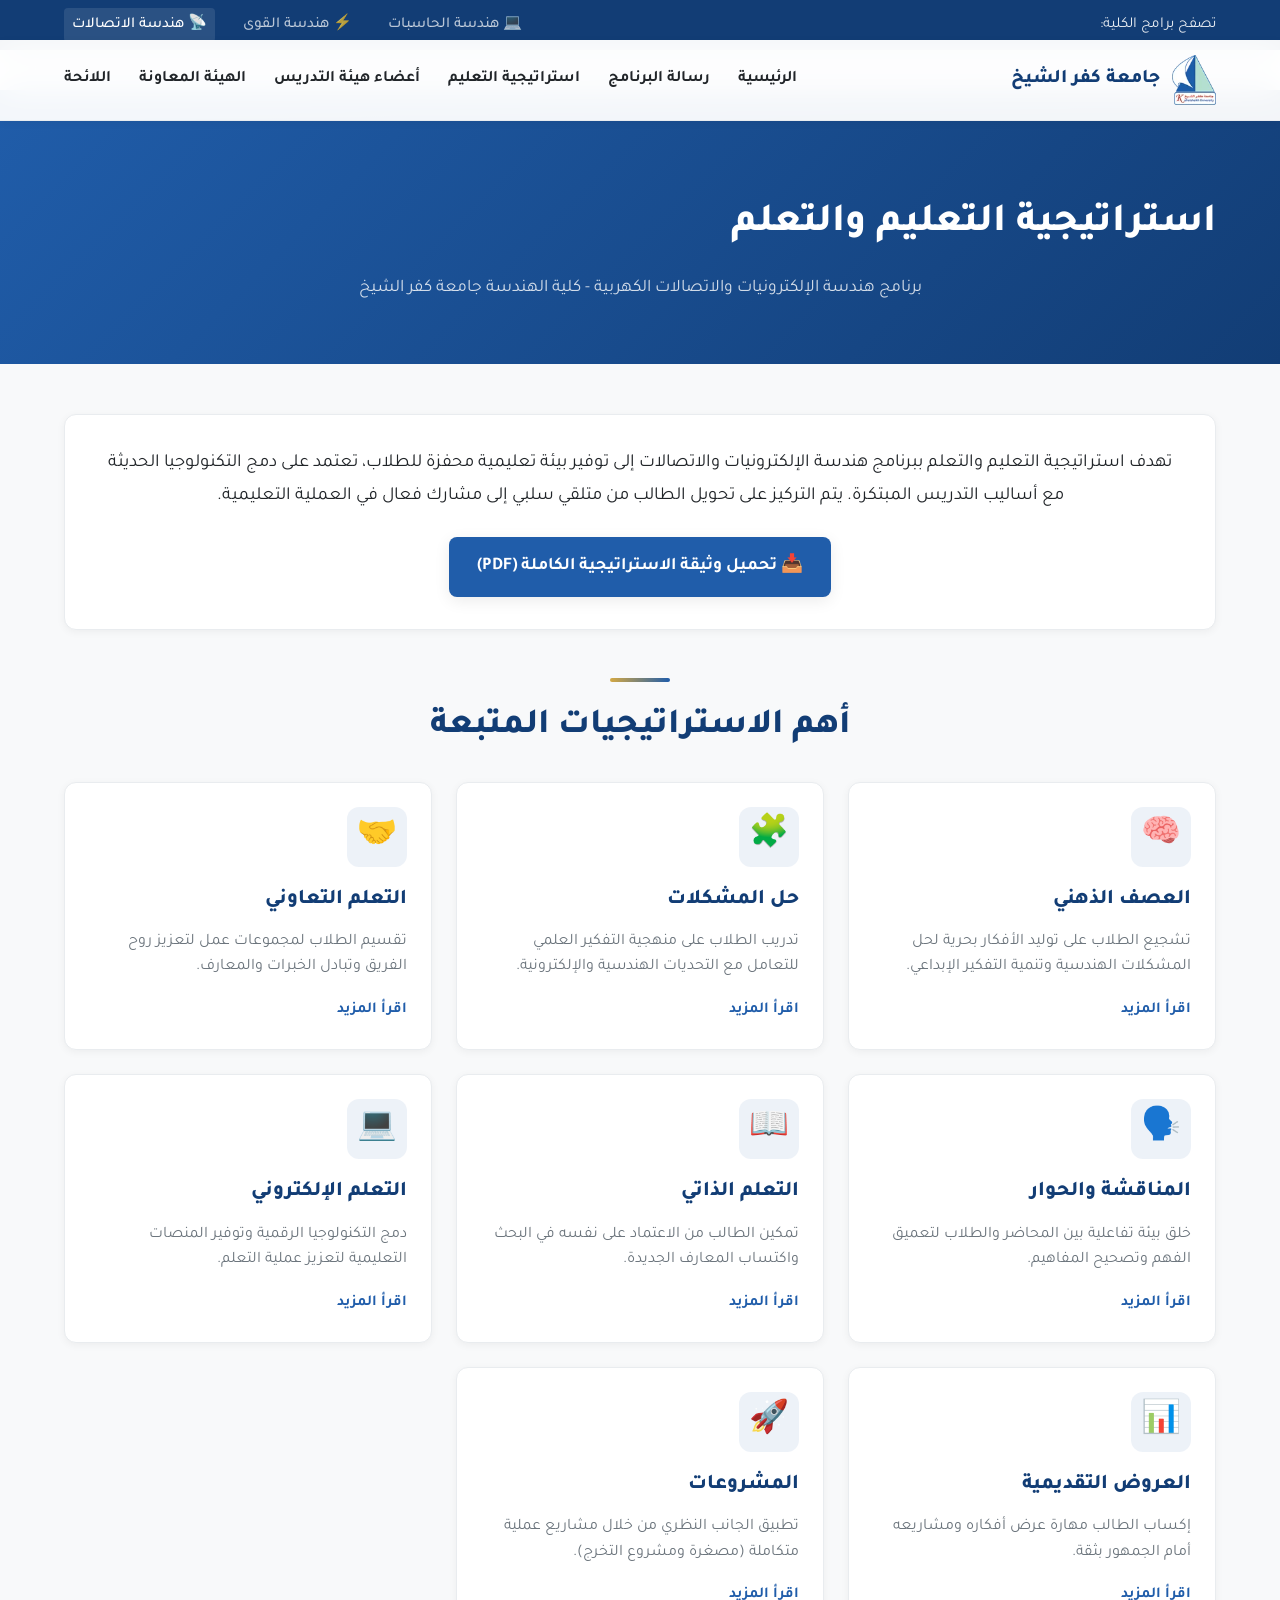
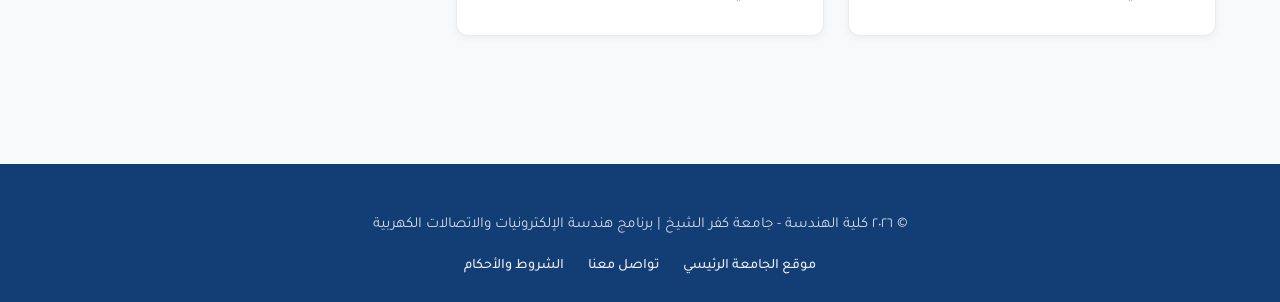
<file: strategy-communications.html>
<!DOCTYPE html>
<html lang="ar" dir="rtl">
<head>
  <meta charset="UTF-8">
  <meta name="viewport" content="width=device-width, initial-scale=1.0">
  <title>استراتيجية التعليم والتعلم - هندسة الإلكترونيات والاتصالات | جامعة كفر الشيخ</title>
  <meta name="description" content="استراتيجية التعليم والتعلم لبرنامج هندسة الإلكترونيات والاتصالات بكلية الهندسة - جامعة كفر الشيخ.">
  <link rel="stylesheet" href="style.css">
</head>
<body>

<!-- ========== PROGRAM SWITCHER BAR ========== -->
<div class="program-switcher">
  <div class="container">
    <span>تصفح برامج الكلية:</span>
    <div class="switcher-links">
      <a href="computer.html">💻 هندسة الحاسبات</a>
      <a href="power.html">⚡ هندسة القوى</a>
      <a href="communications.html" class="active">📡 هندسة الاتصالات</a>
    </div>
  </div>
</div>

<!-- ========== NAVBAR ========== -->
<nav class="navbar" id="navbar">
  <div class="container">
    <a href="index.html" class="nav-logo">
      <img src="assets/logo.png" alt="شعار جامعة كفر الشيخ">
      <span>جامعة كفر الشيخ</span>
    </a>
    <ul class="nav-links" id="navLinks">
      <li><a href="communications.html#hero">الرئيسية</a></li>
      <li><a href="communications.html#vision-mission">رسالة البرنامج</a></li>
      <li><a href="strategy-communications.html" class="active">استراتيجية التعليم</a></li>
      <li><a href="communications.html#faculty">أعضاء هيئة التدريس</a></li>
      <li><a href="communications.html#assistants">الهيئة المعاونة</a></li>
      <li><a href="communications.html#regulations">اللائحة</a></li>
    </ul>
    <button class="nav-toggle" id="navToggle" aria-label="القائمة">☰</button>
  </div>
</nav>

<!-- ========== STRATEGY HEADER ========== -->
<section class="strategy-hero">
  <div class="container text-center">
    <h1>استراتيجية التعليم والتعلم</h1>
    <p class="section-subtitle">برنامج هندسة الإلكترونيات والاتصالات الكهربية - كلية الهندسة جامعة كفر الشيخ</p>
  </div>
</section>

<!-- ========== STRATEGY CONTENT ========== -->
<section id="strategy-content">
  <div class="container">
    <div class="strategy-intro">
      <p>تهدف استراتيجية التعليم والتعلم ببرنامج هندسة الإلكترونيات والاتصالات إلى توفير بيئة تعليمية محفزة للطلاب، تعتمد على دمج التكنولوجيا الحديثة مع أساليب التدريس المبتكرة. يتم التركيز على تحويل الطالب من متلقي سلبي إلى مشارك فعال في العملية التعليمية.</p>
      <a href="assets/docs/strategy-communications.pdf" target="_blank" class="btn-download-pdf">
        📥 تحميل وثيقة الاستراتيجية الكاملة (PDF)
      </a>
    </div>

    <div class="accent-line mt-5"></div>
    <h2 class="section-title">أهم الاستراتيجيات المتبعة</h2>

    <div class="strategies-grid mt-4">
      <!-- Strategy 1 -->
      <div class="strategy-card">
        <div class="s-icon">🧠</div>
        <h3>العصف الذهني</h3>
        <p>تشجيع الطلاب على توليد الأفكار بحرية لحل المشكلات الهندسية وتنمية التفكير الإبداعي.</p>
        <button class="btn-read-more" onclick="toggleDetails(this)">اقرأ المزيد</button>
        <div class="s-details">يعتمد العصف الذهني على طرح مشكلة هندسية وترك الحرية للطلاب لاقتراح حلول متنوعة دون تقييم مبدئي، مما ينمي قدراتهم على التفكير خارج الصندوق.</div>
      </div>
      
      <!-- Strategy 2 -->
      <div class="strategy-card">
        <div class="s-icon">🧩</div>
        <h3>حل المشكلات</h3>
        <p>تدريب الطلاب على منهجية التفكير العلمي للتعامل مع التحديات الهندسية والإلكترونية.</p>
        <button class="btn-read-more" onclick="toggleDetails(this)">اقرأ المزيد</button>
        <div class="s-details">يتم تقديم مشكلات واقعية من سوق العمل ليقوم الطلاب بتحليلها وتصميم وتخطيط أنظمة مناسبة لحلها بكفاءة.</div>
      </div>

      <!-- Strategy 3 -->
      <div class="strategy-card">
        <div class="s-icon">🤝</div>
        <h3>التعلم التعاوني</h3>
        <p>تقسيم الطلاب لمجموعات عمل لتعزيز روح الفريق وتبادل الخبرات والمعارف.</p>
        <button class="btn-read-more" onclick="toggleDetails(this)">اقرأ المزيد</button>
        <div class="s-details">يشجع البرنامج العمل في مشاريع جماعية صغيرة وكبيرة، مما يكسب الطالب مهارات التواصل وتقبل الرأي الآخر وإدارة المهام.</div>
      </div>

      <!-- Strategy 4 -->
      <div class="strategy-card">
        <div class="s-icon">🗣️</div>
        <h3>المناقشة والحوار</h3>
        <p>خلق بيئة تفاعلية بين المحاضر والطلاب لتعميق الفهم وتصحيح المفاهيم.</p>
        <button class="btn-read-more" onclick="toggleDetails(this)">اقرأ المزيد</button>
        <div class="s-details">الابتعاد عن التلقين التقليدي واستخدام الأسئلة المفتوحة لتحفيز تفكير الطلاب وتشجيعهم على الاستنتاج والمشاركة.</div>
      </div>

      <!-- Strategy 5 -->
      <div class="strategy-card">
        <div class="s-icon">📖</div>
        <h3>التعلم الذاتي</h3>
        <p>تمكين الطالب من الاعتماد على نفسه في البحث واكتساب المعارف الجديدة.</p>
        <button class="btn-read-more" onclick="toggleDetails(this)">اقرأ المزيد</button>
        <div class="s-details">تكليف الطلاب بمهام بحثية وقراءات خارجية خارج المقرر الدراسي لمواكبة التطور السريع في هندسة الإلكترونيات والاتصالات.</div>
      </div>

      <!-- Strategy 6 -->
      <div class="strategy-card">
        <div class="s-icon">💻</div>
        <h3>التعلم الإلكتروني</h3>
        <p>دمج التكنولوجيا الرقمية وتوفير المنصات التعليمية لتعزيز عملية التعلم.</p>
        <button class="btn-read-more" onclick="toggleDetails(this)">اقرأ المزيد</button>
        <div class="s-details">استخدام منصات إدارة التعلم لرفع المحاضرات، وإجراء الاختبارات القصيرة، وتسليم التكليفات بصورة إلكترونية مرنة.</div>
      </div>

      <!-- Strategy 7 -->
      <div class="strategy-card">
        <div class="s-icon">📊</div>
        <h3>العروض التقديمية</h3>
        <p>إكساب الطالب مهارة عرض أفكاره ومشاريعه أمام الجمهور بثقة.</p>
        <button class="btn-read-more" onclick="toggleDetails(this)">اقرأ المزيد</button>
        <div class="s-details">تقديم نتائج المشاريع والأبحاث من خلال عروض تقديمية تعزز مهارات التواصل الفعال المطلوبة بشدة في سوق العمل.</div>
      </div>

      <!-- Strategy 8 -->
      <div class="strategy-card">
        <div class="s-icon">🚀</div>
        <h3>المشروعات</h3>
        <p>تطبيق الجانب النظري من خلال مشاريع عملية متكاملة (مصغرة ومشروع التخرج).</p>
        <button class="btn-read-more" onclick="toggleDetails(this)">اقرأ المزيد</button>
        <div class="s-details">تنفيذ مشاريع اتصالات وإلكترونيات لربط مفاهيم المقررات المختلفة ببعضها وإنتاج نماذج قابلة للتطبيق العملي.</div>
      </div>

    </div>

  </div>
</section>

<!-- ========== FOOTER ========== -->
<footer class="footer mt-5">
  <div class="container">
    <p>© ٢٠٢٦ كلية الهندسة - جامعة كفر الشيخ | برنامج هندسة الإلكترونيات والاتصالات الكهربية</p>
    <div class="footer-links">
      <a href="https://www.kfs.edu.eg" target="_blank">موقع الجامعة الرئيسي</a>
      <a href="#">تواصل معنا</a>
      <a href="#">الشروط والأحكام</a>
    </div>
  </div>
</footer>

<script>
// Mobile nav toggle
const navToggle = document.getElementById('navToggle');
const navLinks = document.getElementById('navLinks');
navToggle.addEventListener('click', () => navLinks.classList.toggle('active'));

// Navbar background on scroll
window.addEventListener('scroll', () => {
  const navbar = document.getElementById('navbar');
  if (window.scrollY > 50) {
    navbar.style.boxShadow = '0 4px 16px rgba(0,0,0,0.1)';
  } else {
    navbar.style.boxShadow = '0 2px 8px rgba(0,0,0,0.05)';
  }
});

// Read more toggle functionality
function toggleDetails(btn) {
  const details = btn.nextElementSibling;
  if(details.style.maxHeight && details.style.maxHeight !== '0px') {
    details.style.maxHeight = '0px';
    details.style.opacity = '0';
    details.style.marginTop = '0';
    btn.textContent = 'اقرأ المزيد';
  } else {
    details.style.maxHeight = details.scrollHeight + 'px';
    details.style.opacity = '1';
    details.style.marginTop = '16px';
    btn.textContent = 'إخفاء التفاصيل';
  }
}
</script>
</body>
</html>
</file>
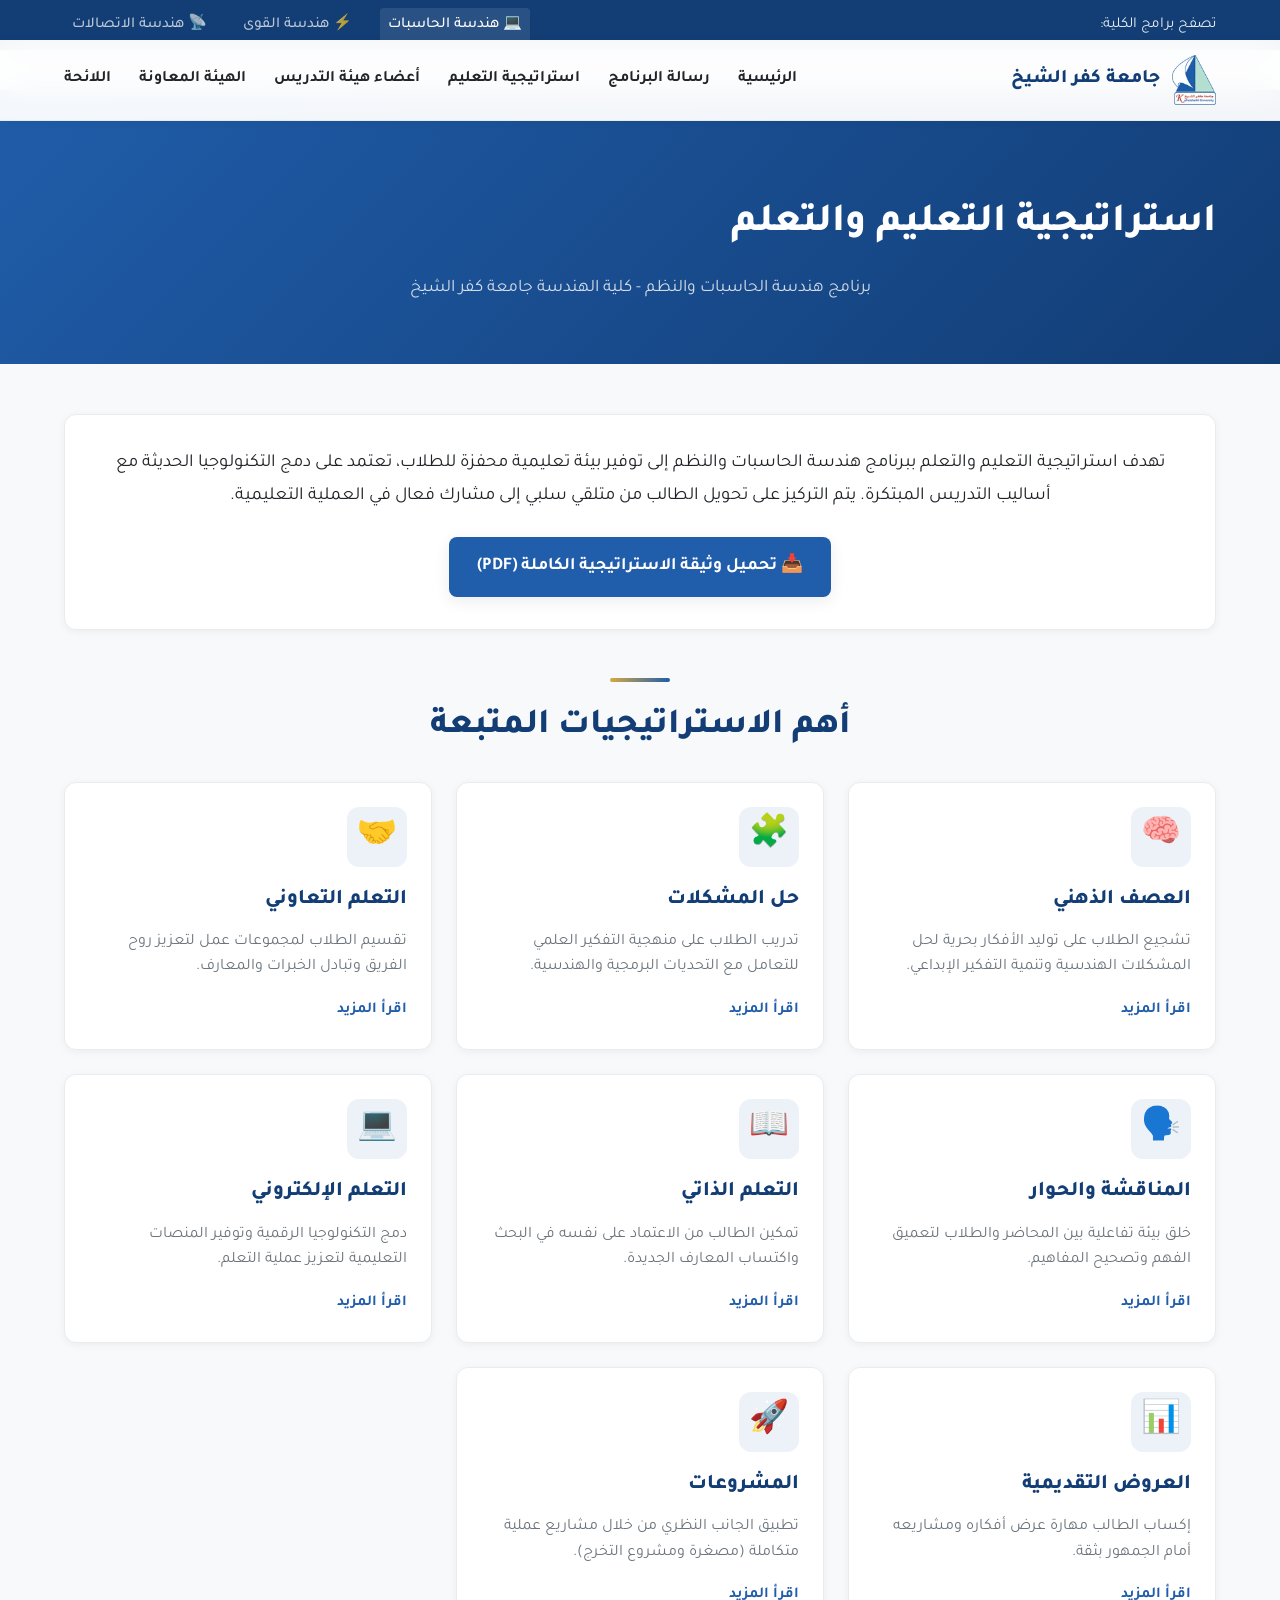
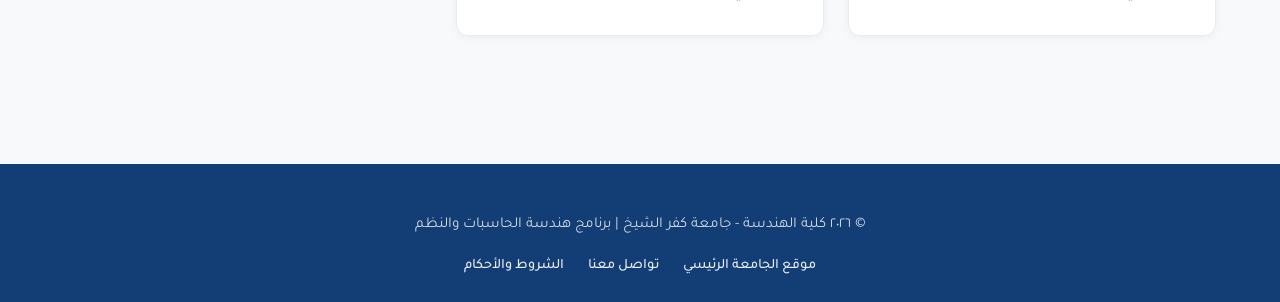
<file: strategy-computer.html>
<!DOCTYPE html>
<html lang="ar" dir="rtl">
<head>
  <meta charset="UTF-8">
  <meta name="viewport" content="width=device-width, initial-scale=1.0">
  <title>استراتيجية التعليم والتعلم - هندسة الحاسبات والنظم | جامعة كفر الشيخ</title>
  <meta name="description" content="استراتيجية التعليم والتعلم لبرنامج هندسة الحاسبات والنظم بكلية الهندسة - جامعة كفر الشيخ.">
  <link rel="stylesheet" href="style.css">
</head>
<body>

<!-- ========== PROGRAM SWITCHER BAR ========== -->
<div class="program-switcher">
  <div class="container">
    <span>تصفح برامج الكلية:</span>
    <div class="switcher-links">
      <a href="computer.html" class="active">💻 هندسة الحاسبات</a>
      <a href="power.html">⚡ هندسة القوى</a>
      <a href="communications.html">📡 هندسة الاتصالات</a>
    </div>
  </div>
</div>

<!-- ========== NAVBAR ========== -->
<nav class="navbar" id="navbar">
  <div class="container">
    <a href="index.html" class="nav-logo">
      <img src="assets/logo.png" alt="شعار جامعة كفر الشيخ">
      <span>جامعة كفر الشيخ</span>
    </a>
    <ul class="nav-links" id="navLinks">
      <li><a href="computer.html#hero">الرئيسية</a></li>
      <li><a href="computer.html#vision-mission">رسالة البرنامج</a></li>
      <li><a href="strategy-computer.html" class="active">استراتيجية التعليم</a></li>
      <li><a href="computer.html#faculty">أعضاء هيئة التدريس</a></li>
      <li><a href="computer.html#assistants">الهيئة المعاونة</a></li>
      <li><a href="computer.html#regulations">اللائحة</a></li>
    </ul>
    <button class="nav-toggle" id="navToggle" aria-label="القائمة">☰</button>
  </div>
</nav>

<!-- ========== STRATEGY HEADER ========== -->
<section class="strategy-hero">
  <div class="container text-center">
    <h1>استراتيجية التعليم والتعلم</h1>
    <p class="section-subtitle">برنامج هندسة الحاسبات والنظم - كلية الهندسة جامعة كفر الشيخ</p>
  </div>
</section>

<!-- ========== STRATEGY CONTENT ========== -->
<section id="strategy-content">
  <div class="container">
    <div class="strategy-intro">
      <p>تهدف استراتيجية التعليم والتعلم ببرنامج هندسة الحاسبات والنظم إلى توفير بيئة تعليمية محفزة للطلاب، تعتمد على دمج التكنولوجيا الحديثة مع أساليب التدريس المبتكرة. يتم التركيز على تحويل الطالب من متلقي سلبي إلى مشارك فعال في العملية التعليمية.</p>
      <a href="assets/docs/strategy-computer.pdf" target="_blank" class="btn-download-pdf">
        📥 تحميل وثيقة الاستراتيجية الكاملة (PDF)
      </a>
    </div>

    <div class="accent-line mt-5"></div>
    <h2 class="section-title">أهم الاستراتيجيات المتبعة</h2>

    <div class="strategies-grid mt-4">
      <!-- Strategy 1 -->
      <div class="strategy-card">
        <div class="s-icon">🧠</div>
        <h3>العصف الذهني</h3>
        <p>تشجيع الطلاب على توليد الأفكار بحرية لحل المشكلات الهندسية وتنمية التفكير الإبداعي.</p>
        <button class="btn-read-more" onclick="toggleDetails(this)">اقرأ المزيد</button>
        <div class="s-details">يعتمد العصف الذهني على طرح مشكلة هندسية وترك الحرية للطلاب لاقتراح حلول متنوعة دون تقييم مبدئي، مما ينمي قدراتهم على التفكير خارج الصندوق.</div>
      </div>
      
      <!-- Strategy 2 -->
      <div class="strategy-card">
        <div class="s-icon">🧩</div>
        <h3>حل المشكلات</h3>
        <p>تدريب الطلاب على منهجية التفكير العلمي للتعامل مع التحديات البرمجية والهندسية.</p>
        <button class="btn-read-more" onclick="toggleDetails(this)">اقرأ المزيد</button>
        <div class="s-details">يتم تقديم مشكلات واقعية من سوق العمل ليقوم الطلاب بتحليلها وتصميم خوارزميات أو أنظمة مناسبة لحلها بكفاءة.</div>
      </div>

      <!-- Strategy 3 -->
      <div class="strategy-card">
        <div class="s-icon">🤝</div>
        <h3>التعلم التعاوني</h3>
        <p>تقسيم الطلاب لمجموعات عمل لتعزيز روح الفريق وتبادل الخبرات والمعارف.</p>
        <button class="btn-read-more" onclick="toggleDetails(this)">اقرأ المزيد</button>
        <div class="s-details">يشجع البرنامج العمل في مشاريع جماعية صغيرة وكبيرة، مما يكسب الطالب مهارات التواصل وتقبل الرأي الآخر وإدارة المهام.</div>
      </div>

      <!-- Strategy 4 -->
      <div class="strategy-card">
        <div class="s-icon">🗣️</div>
        <h3>المناقشة والحوار</h3>
        <p>خلق بيئة تفاعلية بين المحاضر والطلاب لتعميق الفهم وتصحيح المفاهيم.</p>
        <button class="btn-read-more" onclick="toggleDetails(this)">اقرأ المزيد</button>
        <div class="s-details">الابتعاد عن التلقين التقليدي واستخدام الأسئلة المفتوحة لتحفيز تفكير الطلاب وتشجيعهم على الاستنتاج والمشاركة.</div>
      </div>

      <!-- Strategy 5 -->
      <div class="strategy-card">
        <div class="s-icon">📖</div>
        <h3>التعلم الذاتي</h3>
        <p>تمكين الطالب من الاعتماد على نفسه في البحث واكتساب المعارف الجديدة.</p>
        <button class="btn-read-more" onclick="toggleDetails(this)">اقرأ المزيد</button>
        <div class="s-details">تكليف الطلاب بمهام بحثية وقراءات خارجية خارج المقرر الدراسي لمواكبة التطور السريع في هندسة الحاسبات.</div>
      </div>

      <!-- Strategy 6 -->
      <div class="strategy-card">
        <div class="s-icon">💻</div>
        <h3>التعلم الإلكتروني</h3>
        <p>دمج التكنولوجيا الرقمية وتوفير المنصات التعليمية لتعزيز عملية التعلم.</p>
        <button class="btn-read-more" onclick="toggleDetails(this)">اقرأ المزيد</button>
        <div class="s-details">استخدام منصات إدارة التعلم لرفع المحاضرات، وإجراء الاختبارات القصيرة، وتسليم التكليفات بصورة إلكترونية مرنة.</div>
      </div>

      <!-- Strategy 7 -->
      <div class="strategy-card">
        <div class="s-icon">📊</div>
        <h3>العروض التقديمية</h3>
        <p>إكساب الطالب مهارة عرض أفكاره ومشاريعه أمام الجمهور بثقة.</p>
        <button class="btn-read-more" onclick="toggleDetails(this)">اقرأ المزيد</button>
        <div class="s-details">تقديم نتائج المشاريع والأبحاث من خلال عروض تقديمية تعزز مهارات التواصل الفعال المطلوبة بشدة في سوق العمل.</div>
      </div>

      <!-- Strategy 8 -->
      <div class="strategy-card">
        <div class="s-icon">🚀</div>
        <h3>المشروعات</h3>
        <p>تطبيق الجانب النظري من خلال مشاريع عملية متكاملة (مصغرة ومشروع التخرج).</p>
        <button class="btn-read-more" onclick="toggleDetails(this)">اقرأ المزيد</button>
        <div class="s-details">تنفيذ مشاريع برمجية وإلكترونية لربط مفاهيم المقررات المختلفة ببعضها وإنتاج نماذج قابلة للتطبيق العملي.</div>
      </div>

    </div>

  </div>
</section>

<!-- ========== FOOTER ========== -->
<footer class="footer mt-5">
  <div class="container">
    <p>© ٢٠٢٦ كلية الهندسة - جامعة كفر الشيخ | برنامج هندسة الحاسبات والنظم</p>
    <div class="footer-links">
      <a href="https://www.kfs.edu.eg" target="_blank">موقع الجامعة الرئيسي</a>
      <a href="#">تواصل معنا</a>
      <a href="#">الشروط والأحكام</a>
    </div>
  </div>
</footer>

<script>
// Mobile nav toggle
const navToggle = document.getElementById('navToggle');
const navLinks = document.getElementById('navLinks');
navToggle.addEventListener('click', () => navLinks.classList.toggle('active'));

// Navbar background on scroll
window.addEventListener('scroll', () => {
  const navbar = document.getElementById('navbar');
  if (window.scrollY > 50) {
    navbar.style.boxShadow = '0 4px 16px rgba(0,0,0,0.1)';
  } else {
    navbar.style.boxShadow = '0 2px 8px rgba(0,0,0,0.05)';
  }
});

// Read more toggle functionality
function toggleDetails(btn) {
  const details = btn.nextElementSibling;
  if(details.style.maxHeight && details.style.maxHeight !== '0px') {
    details.style.maxHeight = '0px';
    details.style.opacity = '0';
    details.style.marginTop = '0';
    btn.textContent = 'اقرأ المزيد';
  } else {
    details.style.maxHeight = details.scrollHeight + 'px';
    details.style.opacity = '1';
    details.style.marginTop = '16px';
    btn.textContent = 'إخفاء التفاصيل';
  }
}
</script>
</body>
</html>
</file>
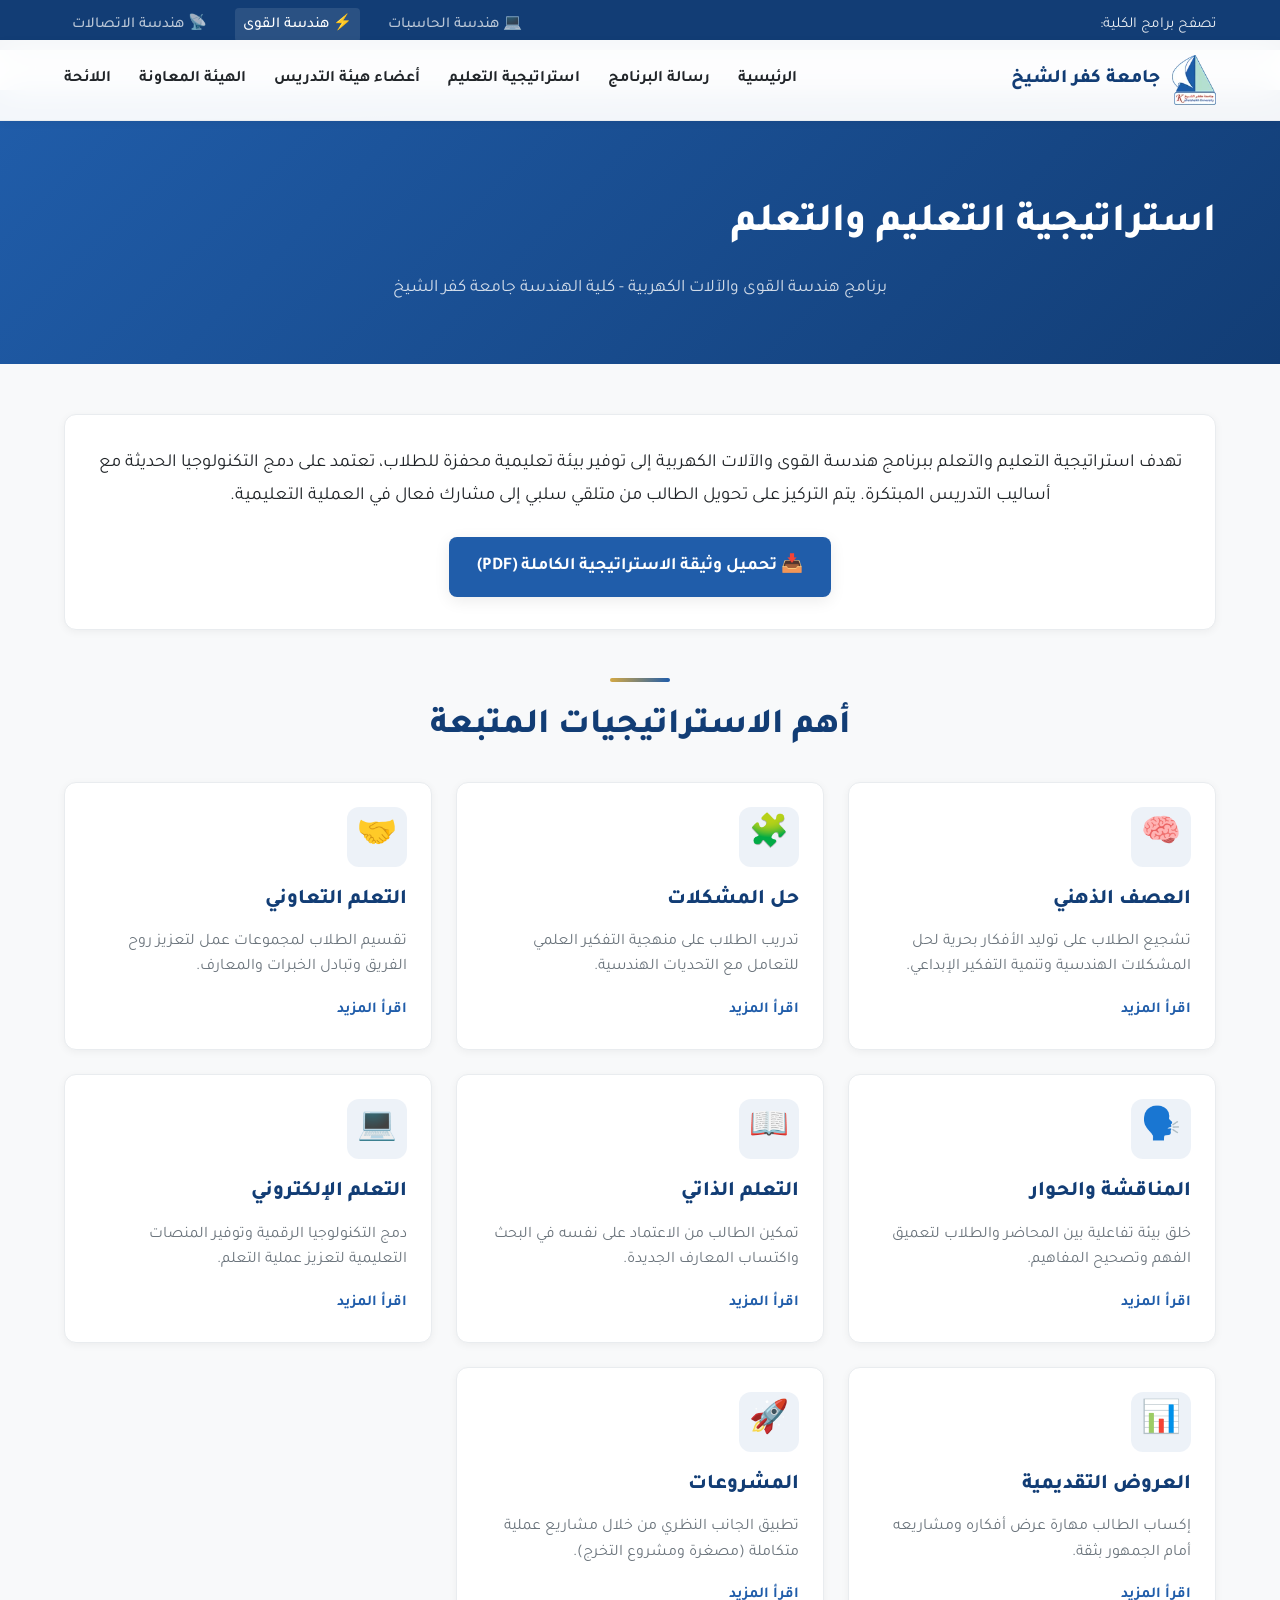
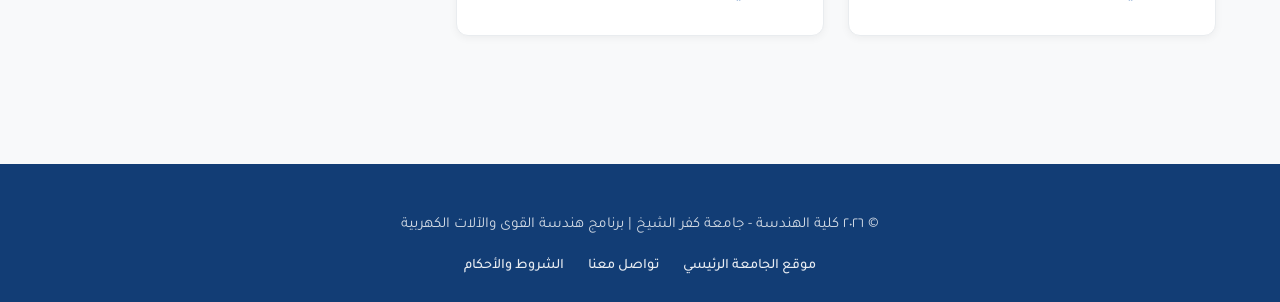
<file: strategy-power.html>
<!DOCTYPE html>
<html lang="ar" dir="rtl">
<head>
  <meta charset="UTF-8">
  <meta name="viewport" content="width=device-width, initial-scale=1.0">
  <title>استراتيجية التعليم والتعلم - هندسة القوى والآلات الكهربية | جامعة كفر الشيخ</title>
  <meta name="description" content="استراتيجية التعليم والتعلم لبرنامج هندسة القوى والآلات الكهربية بكلية الهندسة - جامعة كفر الشيخ.">
  <link rel="stylesheet" href="style.css">
</head>
<body>

<!-- ========== PROGRAM SWITCHER BAR ========== -->
<div class="program-switcher">
  <div class="container">
    <span>تصفح برامج الكلية:</span>
    <div class="switcher-links">
      <a href="computer.html">💻 هندسة الحاسبات</a>
      <a href="power.html" class="active">⚡ هندسة القوى</a>
      <a href="communications.html">📡 هندسة الاتصالات</a>
    </div>
  </div>
</div>

<!-- ========== NAVBAR ========== -->
<nav class="navbar" id="navbar">
  <div class="container">
    <a href="index.html" class="nav-logo">
      <img src="assets/logo.png" alt="شعار جامعة كفر الشيخ">
      <span>جامعة كفر الشيخ</span>
    </a>
    <ul class="nav-links" id="navLinks">
      <li><a href="power.html#hero">الرئيسية</a></li>
      <li><a href="power.html#vision-mission">رسالة البرنامج</a></li>
      <li><a href="strategy-power.html" class="active">استراتيجية التعليم</a></li>
      <li><a href="power.html#faculty">أعضاء هيئة التدريس</a></li>
      <li><a href="power.html#assistants">الهيئة المعاونة</a></li>
      <li><a href="power.html#regulations">اللائحة</a></li>
    </ul>
    <button class="nav-toggle" id="navToggle" aria-label="القائمة">☰</button>
  </div>
</nav>

<!-- ========== STRATEGY HEADER ========== -->
<section class="strategy-hero">
  <div class="container text-center">
    <h1>استراتيجية التعليم والتعلم</h1>
    <p class="section-subtitle">برنامج هندسة القوى والآلات الكهربية - كلية الهندسة جامعة كفر الشيخ</p>
  </div>
</section>

<!-- ========== STRATEGY CONTENT ========== -->
<section id="strategy-content">
  <div class="container">
    <div class="strategy-intro">
      <p>تهدف استراتيجية التعليم والتعلم ببرنامج هندسة القوى والآلات الكهربية إلى توفير بيئة تعليمية محفزة للطلاب، تعتمد على دمج التكنولوجيا الحديثة مع أساليب التدريس المبتكرة. يتم التركيز على تحويل الطالب من متلقي سلبي إلى مشارك فعال في العملية التعليمية.</p>
      <a href="assets/docs/strategy-power.pdf" target="_blank" class="btn-download-pdf">
        📥 تحميل وثيقة الاستراتيجية الكاملة (PDF)
      </a>
    </div>

    <div class="accent-line mt-5"></div>
    <h2 class="section-title">أهم الاستراتيجيات المتبعة</h2>

    <div class="strategies-grid mt-4">
      <!-- Strategy 1 -->
      <div class="strategy-card">
        <div class="s-icon">🧠</div>
        <h3>العصف الذهني</h3>
        <p>تشجيع الطلاب على توليد الأفكار بحرية لحل المشكلات الهندسية وتنمية التفكير الإبداعي.</p>
        <button class="btn-read-more" onclick="toggleDetails(this)">اقرأ المزيد</button>
        <div class="s-details">يعتمد العصف الذهني على طرح مشكلة هندسية وترك الحرية للطلاب لاقتراح حلول متنوعة دون تقييم مبدئي، مما ينمي قدراتهم على التفكير خارج الصندوق.</div>
      </div>
      
      <!-- Strategy 2 -->
      <div class="strategy-card">
        <div class="s-icon">🧩</div>
        <h3>حل المشكلات</h3>
        <p>تدريب الطلاب على منهجية التفكير العلمي للتعامل مع التحديات الهندسية.</p>
        <button class="btn-read-more" onclick="toggleDetails(this)">اقرأ المزيد</button>
        <div class="s-details">يتم تقديم مشكلات واقعية من سوق العمل ليقوم الطلاب بتحليلها وتصميم وتخطيط أنظمة مناسبة لحلها بكفاءة.</div>
      </div>

      <!-- Strategy 3 -->
      <div class="strategy-card">
        <div class="s-icon">🤝</div>
        <h3>التعلم التعاوني</h3>
        <p>تقسيم الطلاب لمجموعات عمل لتعزيز روح الفريق وتبادل الخبرات والمعارف.</p>
        <button class="btn-read-more" onclick="toggleDetails(this)">اقرأ المزيد</button>
        <div class="s-details">يشجع البرنامج العمل في مشاريع جماعية صغيرة وكبيرة، مما يكسب الطالب مهارات التواصل وتقبل الرأي الآخر وإدارة المهام.</div>
      </div>

      <!-- Strategy 4 -->
      <div class="strategy-card">
        <div class="s-icon">🗣️</div>
        <h3>المناقشة والحوار</h3>
        <p>خلق بيئة تفاعلية بين المحاضر والطلاب لتعميق الفهم وتصحيح المفاهيم.</p>
        <button class="btn-read-more" onclick="toggleDetails(this)">اقرأ المزيد</button>
        <div class="s-details">الابتعاد عن التلقين التقليدي واستخدام الأسئلة المفتوحة لتحفيز تفكير الطلاب وتشجيعهم على الاستنتاج والمشاركة.</div>
      </div>

      <!-- Strategy 5 -->
      <div class="strategy-card">
        <div class="s-icon">📖</div>
        <h3>التعلم الذاتي</h3>
        <p>تمكين الطالب من الاعتماد على نفسه في البحث واكتساب المعارف الجديدة.</p>
        <button class="btn-read-more" onclick="toggleDetails(this)">اقرأ المزيد</button>
        <div class="s-details">تكليف الطلاب بمهام بحثية وقراءات خارجية خارج المقرر الدراسي لمواكبة التطور السريع في هندسة القوى والآلات الكهربية.</div>
      </div>

      <!-- Strategy 6 -->
      <div class="strategy-card">
        <div class="s-icon">💻</div>
        <h3>التعلم الإلكتروني</h3>
        <p>دمج التكنولوجيا الرقمية وتوفير المنصات التعليمية لتعزيز عملية التعلم.</p>
        <button class="btn-read-more" onclick="toggleDetails(this)">اقرأ المزيد</button>
        <div class="s-details">استخدام منصات إدارة التعلم لرفع المحاضرات، وإجراء الاختبارات القصيرة، وتسليم التكليفات بصورة إلكترونية مرنة.</div>
      </div>

      <!-- Strategy 7 -->
      <div class="strategy-card">
        <div class="s-icon">📊</div>
        <h3>العروض التقديمية</h3>
        <p>إكساب الطالب مهارة عرض أفكاره ومشاريعه أمام الجمهور بثقة.</p>
        <button class="btn-read-more" onclick="toggleDetails(this)">اقرأ المزيد</button>
        <div class="s-details">تقديم نتائج المشاريع والأبحاث من خلال عروض تقديمية تعزز مهارات التواصل الفعال المطلوبة بشدة في سوق العمل.</div>
      </div>

      <!-- Strategy 8 -->
      <div class="strategy-card">
        <div class="s-icon">🚀</div>
        <h3>المشروعات</h3>
        <p>تطبيق الجانب النظري من خلال مشاريع عملية متكاملة (مصغرة ومشروع التخرج).</p>
        <button class="btn-read-more" onclick="toggleDetails(this)">اقرأ المزيد</button>
        <div class="s-details">تنفيذ مشاريع كهربائية وتصاميم لربط مفاهيم المقررات المختلفة ببعضها وإنتاج نماذج قابلة للتطبيق العملي.</div>
      </div>

    </div>

  </div>
</section>

<!-- ========== FOOTER ========== -->
<footer class="footer mt-5">
  <div class="container">
    <p>© ٢٠٢٦ كلية الهندسة - جامعة كفر الشيخ | برنامج هندسة القوى والآلات الكهربية</p>
    <div class="footer-links">
      <a href="https://www.kfs.edu.eg" target="_blank">موقع الجامعة الرئيسي</a>
      <a href="#">تواصل معنا</a>
      <a href="#">الشروط والأحكام</a>
    </div>
  </div>
</footer>

<script>
// Mobile nav toggle
const navToggle = document.getElementById('navToggle');
const navLinks = document.getElementById('navLinks');
navToggle.addEventListener('click', () => navLinks.classList.toggle('active'));

// Navbar background on scroll
window.addEventListener('scroll', () => {
  const navbar = document.getElementById('navbar');
  if (window.scrollY > 50) {
    navbar.style.boxShadow = '0 4px 16px rgba(0,0,0,0.1)';
  } else {
    navbar.style.boxShadow = '0 2px 8px rgba(0,0,0,0.05)';
  }
});

// Read more toggle functionality
function toggleDetails(btn) {
  const details = btn.nextElementSibling;
  if(details.style.maxHeight && details.style.maxHeight !== '0px') {
    details.style.maxHeight = '0px';
    details.style.opacity = '0';
    details.style.marginTop = '0';
    btn.textContent = 'اقرأ المزيد';
  } else {
    details.style.maxHeight = details.scrollHeight + 'px';
    details.style.opacity = '1';
    details.style.marginTop = '16px';
    btn.textContent = 'إخفاء التفاصيل';
  }
}
</script>
</body>
</html>
</file>
<file: style.css>
@import url('https://fonts.googleapis.com/css2?family=Tajawal:wght@300;400;500;700;800;900&display=swap');

:root {
  /* KFS Colors */
  --primary: #205daa;
  --primary-light: #3275d0;
  --primary-dark: #123d75;
  --accent: #d4a843;
  --accent-light: #f0cc6b;
  
  /* Light Theme Colors */
  --bg-light: #f8f9fa;
  --bg-card: #ffffff;
  --bg-glass: rgba(255, 255, 255, 0.95);
  --text: #212529;
  --text-muted: #6c757d;
  --border: #e9ecef;
  
  /* Utilities */
  --shadow-sm: 0 2px 8px rgba(0,0,0,0.05);
  --shadow: 0 4px 16px rgba(0,0,0,0.08);
  --shadow-lg: 0 12px 32px rgba(0,0,0,0.12);
  --radius: 12px;
  --transition: 0.3s cubic-bezier(0.4,0,0.2,1);
}

*, *::before, *::after { margin:0; padding:0; box-sizing:border-box; }

html {
  scroll-behavior: smooth;
  font-size: 16px;
}

body {
  font-family: 'Tajawal', sans-serif;
  background: var(--bg-light);
  color: var(--text);
  direction: rtl;
  line-height: 1.7;
  overflow-x: hidden;
}

/* === Scrollbar === */
::-webkit-scrollbar { width: 8px; }
::-webkit-scrollbar-track { background: var(--bg-light); }
::-webkit-scrollbar-thumb { background: var(--primary); border-radius: 4px; }

/* === Utility === */
.container { max-width: 1200px; margin: 0 auto; padding: 0 24px; }
.section-title {
  font-size: 2.2rem; font-weight: 800; text-align: center;
  margin-bottom: 12px; color: var(--primary-dark);
}
.section-subtitle {
  text-align: center; color: var(--text-muted); font-size: 1.1rem;
  margin-bottom: 48px; max-width: 700px; margin-inline: auto;
}
.accent-line {
  width: 60px; height: 4px; background: linear-gradient(90deg, var(--accent), var(--primary));
  border-radius: 2px; margin: 0 auto 16px;
}
section { padding: 80px 0; position: relative; }

/* === NAV === */
.navbar {
  position: fixed; top: 0; width: 100%; z-index: 1000;
  background: var(--bg-glass); backdrop-filter: blur(16px);
  border-bottom: 1px solid var(--border); transition: var(--transition);
  box-shadow: var(--shadow-sm);
}
.navbar .container {
  display: flex; align-items: center; justify-content: space-between;
  height: 80px;
}
.nav-logo { display:flex; align-items:center; gap:12px; text-decoration:none; }
.nav-logo img {
  height: 50px;
}
.nav-logo span { font-size:1.2rem; font-weight:800; color:var(--primary-dark); }

.nav-links { display:flex; gap:28px; list-style:none; }
.nav-links a {
  color: var(--text); text-decoration:none; font-weight:600;
  font-size:1rem; transition: var(--transition); position:relative;
}
.nav-links a::after {
  content:''; position:absolute; bottom:-6px; right:0; width:0; height:3px;
  background: var(--primary); transition: var(--transition); border-radius: 2px;
}
.nav-links a:hover { color: var(--primary); }
.nav-links a:hover::after { width:100%; }

.nav-toggle { display:none; background:none; border:none; color:var(--text); font-size:1.5rem; cursor:pointer; }

/* === HERO === */
.hero {
  min-height: 80vh; display:flex; align-items:center;
  position:relative; overflow:hidden; padding-top:80px;
  background: linear-gradient(135deg, #eef2f3 0%, #ffffff 100%);
}
.hero::before {
  content: "";
  position: absolute;
  top: 0; right: 0; width: 100%; height: 100%;
  background: url('assets/images/campus-hero.png') no-repeat center center/cover;
  opacity: 0.08;
  z-index: 0;
}
.hero .container { position:relative; z-index:1; text-align:center; }

.hero-badge {
  display:inline-flex; align-items:center; gap:8px;
  background: rgba(32, 93, 170, 0.1); border:1px solid rgba(32, 93, 170, 0.2);
  padding: 8px 24px; border-radius: 999px; font-size:0.95rem; font-weight: 600;
  color: var(--primary); margin-bottom:24px;
}

.hero h1 {
  font-size: clamp(2.5rem, 6vw, 4rem); font-weight:900;
  line-height:1.2; margin-bottom:24px; color: var(--primary-dark);
}
.hero p {
  font-size:1.2rem; color:var(--text-muted); max-width:800px;
  margin: 0 auto 40px; line-height:1.8; font-weight: 500;
}

.hero-buttons { display:flex; gap:16px; justify-content:center; flex-wrap:wrap; }
.btn-primary, .btn-outline {
  display:inline-flex; align-items:center; justify-content:center; gap:10px;
  padding:14px 36px; border-radius:8px; font-family:'Tajawal';
  font-size:1.1rem; font-weight:700; text-decoration:none;
  transition: var(--transition); cursor:pointer; min-width: 180px;
}
.btn-primary {
  background: var(--primary);
  color:#fff; border:none; box-shadow: var(--shadow);
}
.btn-primary:hover { transform:translateY(-2px); box-shadow: var(--shadow-lg); background: var(--primary-light); }
.btn-outline {
  background: transparent; color:var(--primary);
  border:2px solid var(--primary);
}
.btn-outline:hover { background:var(--primary); color:#fff; }

/* === VISION & MISSION === */
.vision-mission-grid { display:grid; grid-template-columns: 1fr 1fr; gap:40px; }
.vm-card {
  background: var(--bg-card); border:1px solid var(--border);
  border-radius:var(--radius); padding:40px; box-shadow:var(--shadow-sm);
  transition: var(--transition);
}
.vm-card:hover { transform:translateY(-4px); box-shadow:var(--shadow); border-color:var(--primary-light); }
.vm-icon {
  width:72px; height:72px; border-radius:16px; margin-bottom:24px;
  display:flex; align-items:center; justify-content:center;
  font-size:2rem;
  background: rgba(32, 93, 170, 0.08); color: var(--primary);
}
.vm-card h3 { font-size:1.6rem; font-weight:800; margin-bottom:16px; color:var(--primary-dark); }
.vm-card p { font-size:1.1rem; color:var(--text-muted); line-height:1.9; }

/* === TABLES (FACULTY & TAs) === */
.table-container {
  overflow-x: auto;
  background: var(--bg-card);
  border-radius: var(--radius);
  box-shadow: var(--shadow);
  border: 1px solid var(--border);
  margin-bottom: 40px;
}
.styled-table {
  width: 100%;
  border-collapse: collapse;
}
.styled-table thead tr {
  background-color: var(--primary);
  color: #ffffff;
  text-align: right;
}
.styled-table th {
  padding: 18px 24px;
  font-weight: 700;
  font-size: 1.1rem;
}
.styled-table td {
  padding: 16px 24px;
  font-size: 1.05rem;
  font-weight: 500;
  color: var(--text);
}
.styled-table tbody tr {
  border-bottom: 1px solid var(--border);
  transition: var(--transition);
}
.styled-table tbody tr:nth-of-type(even) {
  background-color: #f8f9fa;
}
.styled-table tbody tr:last-of-type {
  border-bottom: none;
}
.styled-table tbody tr:hover {
  background-color: rgba(32, 93, 170, 0.04);
}

/* === PROGRAM SECTIONS (Features, Board, etc.) === */
.program-sections-grid { display:grid; grid-template-columns:repeat(auto-fit, minmax(300px,1fr)); gap:24px; }
.p-section-card {
  background: var(--bg-card); border:1px solid var(--border);
  border-radius:var(--radius); padding:32px; text-align:center;
  transition: var(--transition); box-shadow: var(--shadow-sm);
  display: block; text-decoration: none; color: inherit;
}
.p-section-card:hover { transform:translateY(-6px); border-color:var(--primary); box-shadow: var(--shadow); }
.p-section-icon {
  width:64px; height:64px; border-radius:50%; margin:0 auto 20px;
  display:flex; align-items:center; justify-content:center;
  font-size:1.8rem; background: var(--bg-light); border: 1px solid var(--border);
}
.p-section-card h3 { font-size:1.3rem; font-weight:800; margin-bottom:10px; color: var(--primary-dark); }
.p-section-card p { font-size:0.95rem; color:var(--text-muted); line-height:1.7; }
.p-section-card .arrow { margin-top: 16px; color: var(--primary); font-weight: bold; }

/* === CONTACT / FOOTER === */
.footer {
  background: var(--primary-dark);
  padding:48px 0 24px; text-align:center; color: rgba(255,255,255,0.8);
}
.footer p { font-size:0.95rem; margin-bottom: 16px; }
.footer-links { display:flex; justify-content:center; gap:24px; flex-wrap:wrap; }
.footer-links a { color:rgba(255,255,255,0.9); text-decoration:none; font-size:0.9rem; transition:var(--transition); font-weight: 500; }
.footer-links a:hover { color:var(--accent); }

/* === ANIMATIONS === */
@keyframes fadeInUp {
  from { opacity:0; transform:translateY(30px); }
  to { opacity:1; transform:translateY(0); }
}
.animate-in { animation: fadeInUp 0.6s ease forwards; }

/* === RESPONSIVE === */
@media (max-width:768px) {
  .nav-links { display:none; position:absolute; top:80px; right:0; width:100%;
    background:var(--bg-card); flex-direction:column; padding:24px;
    gap:16px; border-bottom:1px solid var(--border); box-shadow: var(--shadow);
  }
  .nav-links.active { display:flex; }
  .nav-toggle { display:block; color: var(--primary-dark); }
  .vision-mission-grid { grid-template-columns:1fr; }
  .hero h1 { font-size:2rem; }
  section { padding:60px 0; }
  .section-title { font-size:1.8rem; }
  .strategies-grid { grid-template-columns:1fr; }
  .program-switcher { padding: 8px 16px; font-size: 0.9rem; }
  .switcher-links { gap: 12px; }
}

/* === PROGRAM SWITCHER === */
.program-switcher {
  background: var(--primary-dark);
  color: rgba(255,255,255,0.9);
  padding: 8px 24px;
  font-size: 0.95rem;
}
.program-switcher .container {
  display: flex;
  align-items: center;
  justify-content: space-between;
  flex-wrap: wrap;
  gap: 12px;
}
.switcher-links {
  display: flex;
  gap: 20px;
  flex-wrap: wrap;
}
.switcher-links a {
  color: rgba(255,255,255,0.7);
  text-decoration: none;
  font-weight: 500;
  transition: var(--transition);
  padding: 4px 8px;
  border-radius: 4px;
}
.switcher-links a:hover, .switcher-links a.active {
  color: #fff;
  background: rgba(255,255,255,0.1);
}

/* Navbar offset for switcher */
.navbar {
  top: 40px;
}
@media (max-width: 768px) {
  .navbar { top: auto; position: relative; }
  .nav-links { top: 100%; }
}

/* === STRATEGIES PAGE === */
.strategy-hero {
  background: linear-gradient(135deg, var(--primary) 0%, var(--primary-dark) 100%);
  color: #fff;
  padding: 100px 0 60px;
  margin-top: 40px;
}
@media (max-width: 768px) { .strategy-hero { margin-top: 0; } }
.strategy-hero h1 { font-size: 2.5rem; font-weight: 800; margin-bottom: 16px; }
.strategy-hero .section-subtitle { color: rgba(255,255,255,0.8); margin-bottom: 0; }

.strategy-intro {
  background: var(--bg-card);
  padding: 32px;
  border-radius: var(--radius);
  border: 1px solid var(--border);
  box-shadow: var(--shadow-sm);
  font-size: 1.15rem;
  line-height: 1.8;
  color: var(--text);
  margin-top: -30px;
  position: relative;
  z-index: 10;
  text-align: center;
}

.strategies-grid {
  display: grid;
  grid-template-columns: repeat(auto-fit, minmax(280px, 1fr));
  gap: 24px;
}
.strategy-card {
  background: var(--bg-card);
  border: 1px solid var(--border);
  border-radius: var(--radius);
  padding: 24px;
  box-shadow: var(--shadow-sm);
  transition: var(--transition);
}
.strategy-card:hover { box-shadow: var(--shadow); border-color: var(--primary-light); }
.s-icon {
  font-size: 2rem;
  margin-bottom: 16px;
  background: rgba(32, 93, 170, 0.08);
  width: 60px; height: 60px;
  display: flex; align-items: center; justify-content: center;
  border-radius: 12px;
}
.strategy-card h3 { font-size: 1.3rem; font-weight: 800; margin-bottom: 12px; color: var(--primary-dark); }
.strategy-card p { font-size: 1rem; color: var(--text-muted); line-height: 1.6; margin-bottom: 16px; }

.btn-read-more {
  background: none;
  border: none;
  color: var(--primary);
  font-weight: 700;
  cursor: pointer;
  font-family: inherit;
  font-size: 0.95rem;
  padding: 0;
  display: inline-flex;
  align-items: center;
  transition: var(--transition);
}
.btn-read-more:hover { color: var(--primary-dark); text-decoration: underline; }

.s-details {
  max-height: 0;
  overflow: hidden;
  opacity: 0;
  transition: all 0.4s ease;
  font-size: 0.95rem;
  color: var(--text);
  line-height: 1.7;
  border-top: 1px dashed var(--border);
}

.mt-4 { margin-top: 24px; }
.mt-5 { margin-top: 48px; }

.btn-download-pdf {
  display: inline-flex;
  align-items: center;
  gap: 12px;
  background: var(--primary);
  color: #fff;
  padding: 14px 28px;
  border-radius: 8px;
  font-size: 1.1rem;
  font-weight: 700;
  text-decoration: none;
  margin-top: 24px;
  box-shadow: var(--shadow);
  transition: var(--transition);
}
.btn-download-pdf:hover {
  background: var(--primary-dark);
  transform: translateY(-2px);
  box-shadow: var(--shadow-lg);
}
</file>
